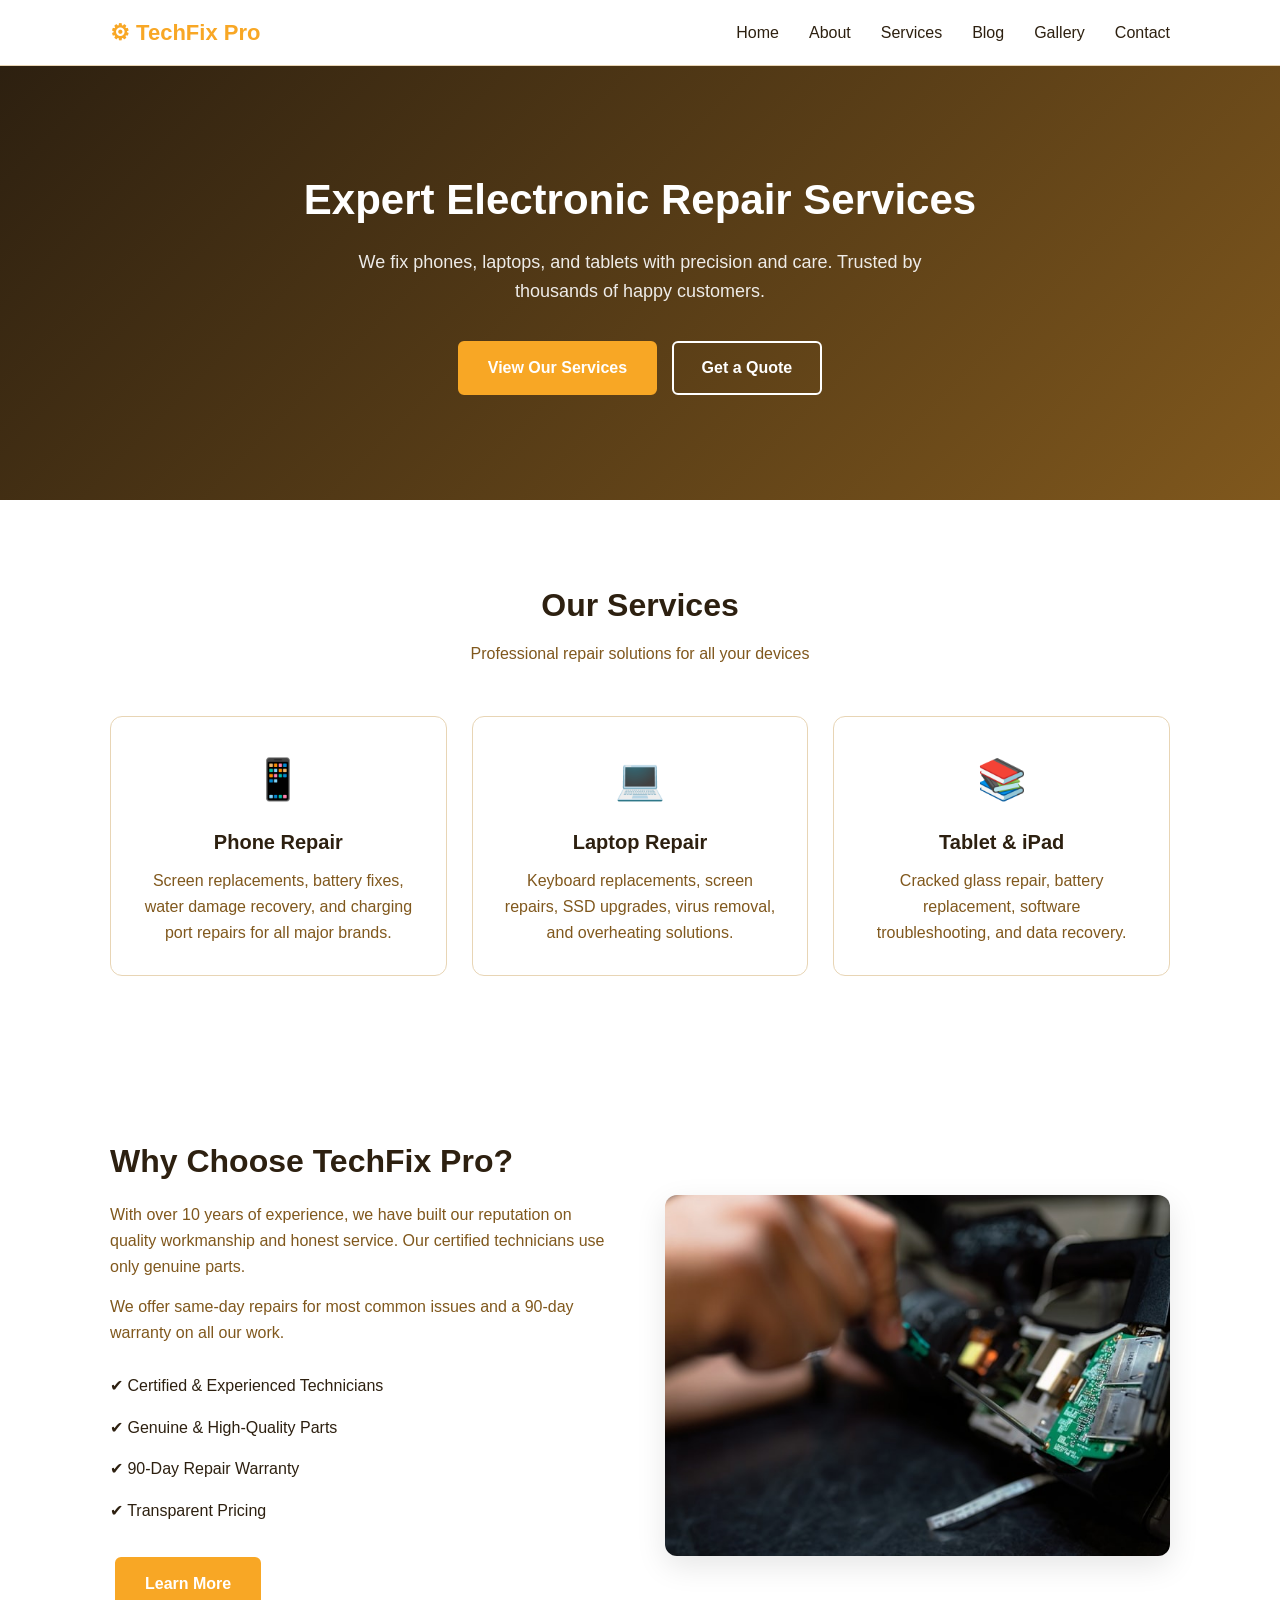
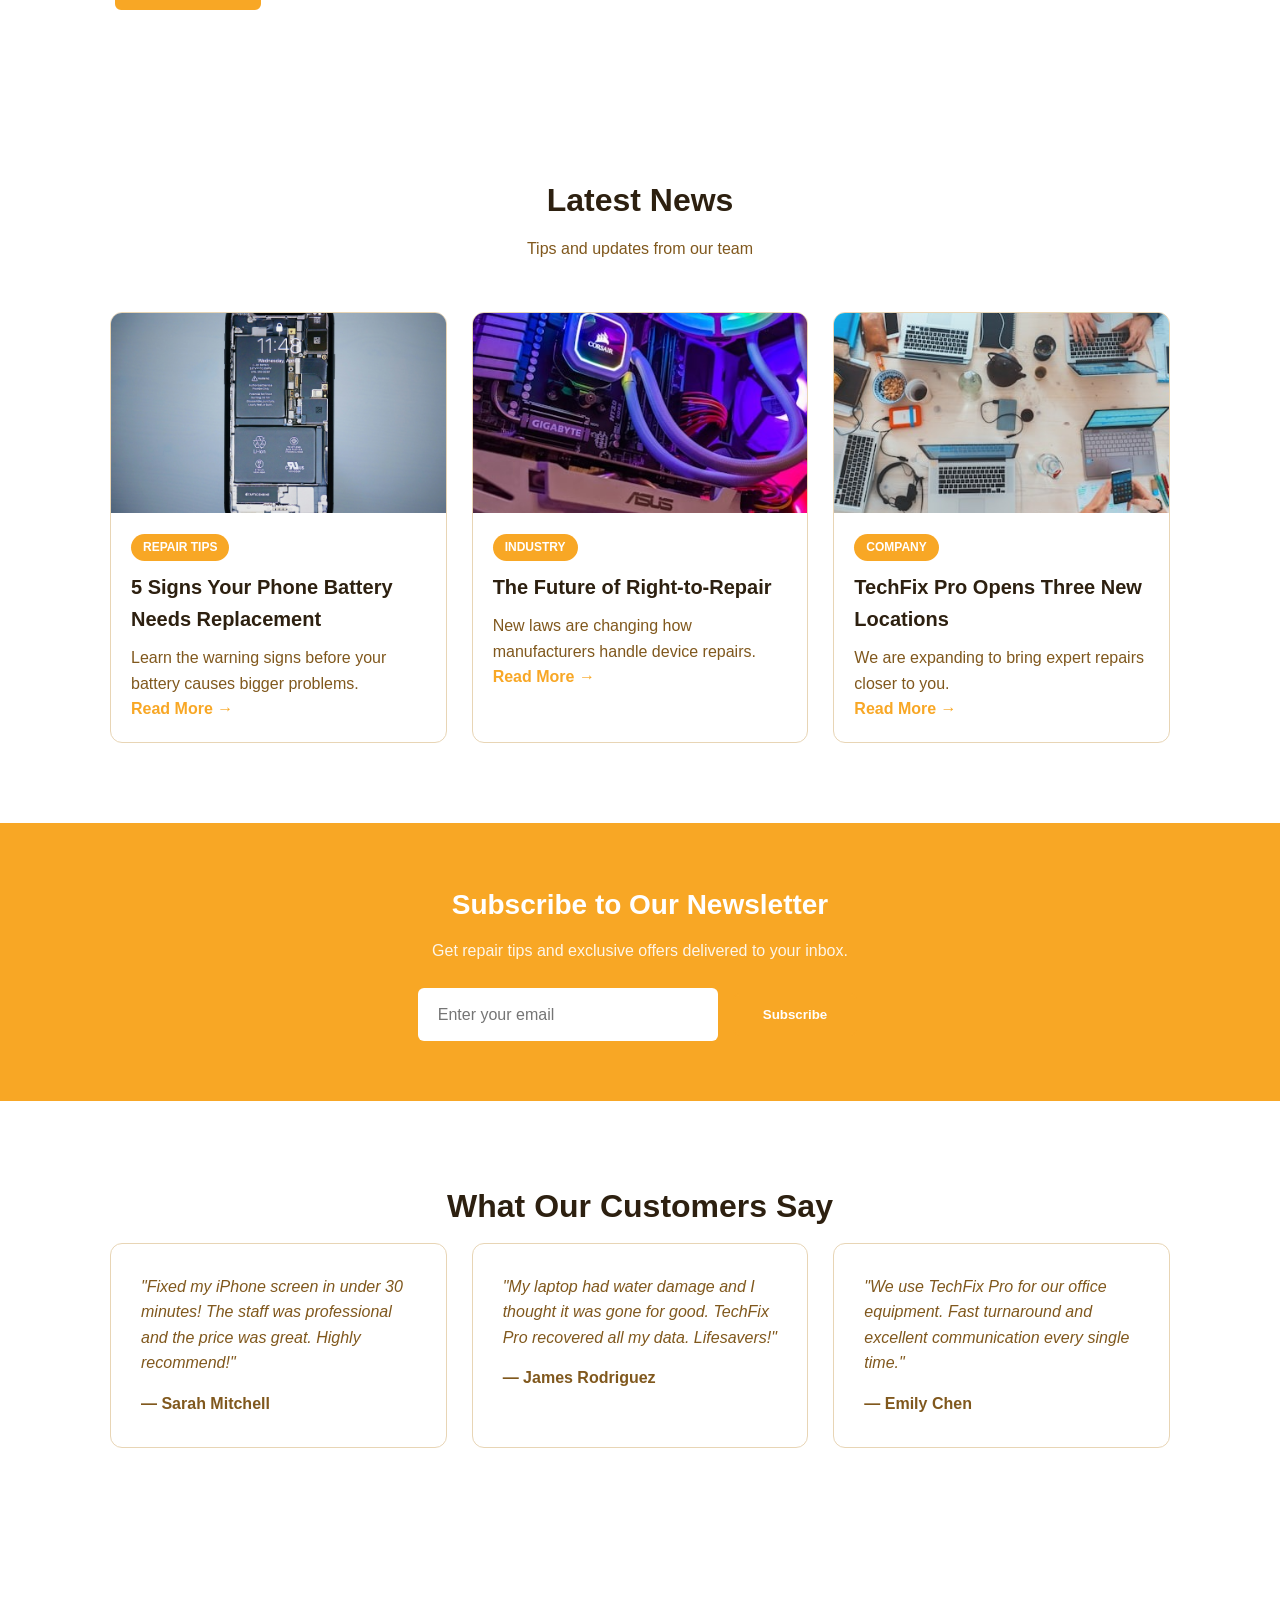
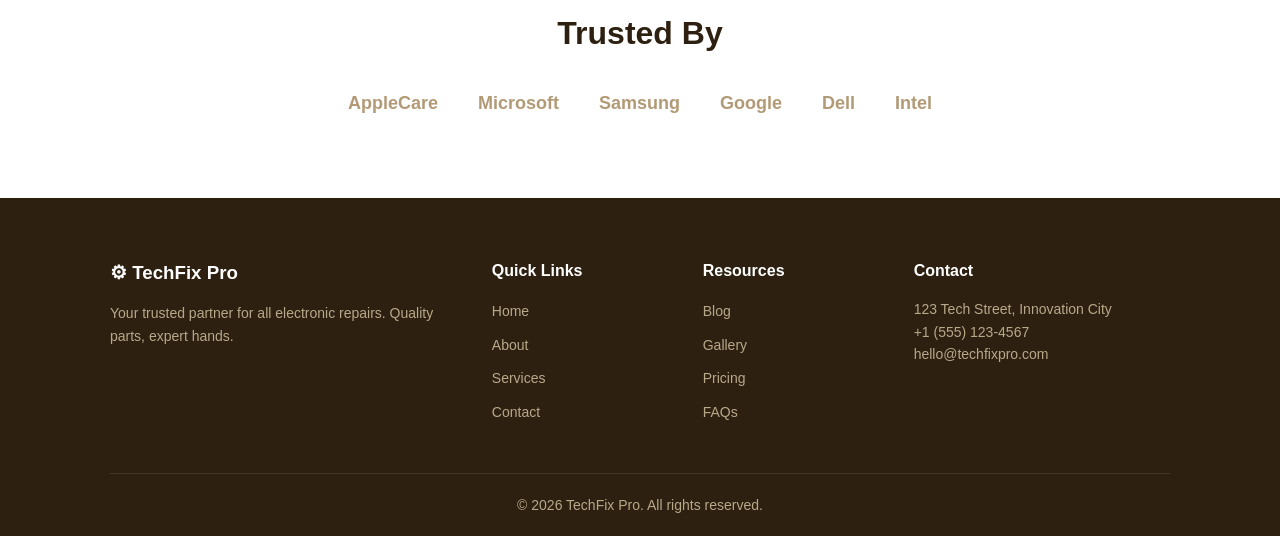
<file: ART277-FINAL-PROJECT/Index.html>
<!DOCTYPE html>
<html lang="en">

<head>
    <meta charset="UTF-8">
    <meta name="viewport" content="width=device-width, initial-scale=1.0">
    <title>TechFix Pro - Electronic Repair Shop</title>
    <link rel="stylesheet" href="style.css">
</head>

<body>

    <!-- Navigation -->
    <nav class="navbar">
        <div class="container nav-container">
            <a href="index.html" class="logo">&#9881; TechFix Pro</a>
            <ul class="nav-links">
                <li><a href="index.html">Home</a></li>
                <li><a href="about.html">About</a></li>
                <li><a href="services.html">Services</a></li>
                <li><a href="blog.html">Blog</a></li>
                <li><a href="gallery.html">Gallery</a></li>
                <li><a href="contact.html">Contact</a></li>
            </ul>
        </div>
    </nav>

    <!-- Hero Section -->
    <header class="hero">
        <div class="container">
            <h1>Expert Electronic Repair Services</h1>
            <p>We fix phones, laptops, and tablets with precision and care. Trusted by thousands of happy customers.</p>
            <a href="services.html" class="btn">View Our Services</a>
            <a href="contact.html" class="btn btn-outline">Get a Quote</a>
        </div>
    </header>

    <!-- Services Section -->
    <section class="section services">
        <div class="container">
            <h2 class="section-title">Our Services</h2>
            <p class="section-subtitle">Professional repair solutions for all your devices</p>

            <div class="card-grid three-col">
                <div class="card">
                    <div class="card-icon">&#128241;</div>
                    <h3>Phone Repair</h3>
                    <p>Screen replacements, battery fixes, water damage recovery, and charging port repairs for all
                        major brands.</p>
                </div>
                <div class="card">
                    <div class="card-icon">&#128187;</div>
                    <h3>Laptop Repair</h3>
                    <p>Keyboard replacements, screen repairs, SSD upgrades, virus removal, and overheating solutions.
                    </p>
                </div>
                <div class="card">
                    <div class="card-icon">&#128218;</div>
                    <h3>Tablet & iPad</h3>
                    <p>Cracked glass repair, battery replacement, software troubleshooting, and data recovery.</p>
                </div>
            </div>
        </div>
    </section>

    <!-- About Section -->
    <section class="section about-section">
        <div class="container">
            <div class="two-col">
                <div class="about-text">
                    <h2>Why Choose TechFix Pro?</h2>
                    <p>With over 10 years of experience, we have built our reputation on quality workmanship and honest
                        service. Our certified technicians use only genuine parts.</p>
                    <p>We offer same-day repairs for most common issues and a 90-day warranty on all our work.</p>
                    <ul class="feature-list">
                        <li>&#10004; Certified & Experienced Technicians</li>
                        <li>&#10004; Genuine & High-Quality Parts</li>
                        <li>&#10004; 90-Day Repair Warranty</li>
                        <li>&#10004; Transparent Pricing</li>
                    </ul>
                    <a href="about.html" class="btn">Learn More</a>
                </div>
                <div class="about-image">
                    <img src="img/sas.jpeg" alt="Technician repairing a device">
                </div>
            </div>
        </div>
    </section>

    <!-- Latest News -->
    <section class="section">
        <div class="container">
            <h2 class="section-title">Latest News</h2>
            <p class="section-subtitle">Tips and updates from our team</p>

            <div class="card-grid three-col">
                <article class="card news-card">
                    <img src="img/lo.jpeg" alt="Phone battery">
                    <div class="card-body">
                        <span class="tag">Repair Tips</span>
                        <h3>5 Signs Your Phone Battery Needs Replacement</h3>
                        <p>Learn the warning signs before your battery causes bigger problems.</p>
                        <a href="blog.html">Read More &rarr;</a>
                    </div>
                </article>
                <article class="card news-card">
                    <img src="img/kl.jpeg" alt="Laptop repair">
                    <div class="card-body">
                        <span class="tag">Industry</span>
                        <h3>The Future of Right-to-Repair</h3>
                        <p>New laws are changing how manufacturers handle device repairs.</p>
                        <a href="blog.html">Read More &rarr;</a>
                    </div>
                </article>
                <article class="card news-card">
                    <img src="img/ok.jpeg" alt="Tech team">
                    <div class="card-body">
                        <span class="tag">Company</span>
                        <h3>TechFix Pro Opens Three New Locations</h3>
                        <p>We are expanding to bring expert repairs closer to you.</p>
                        <a href="blog.html">Read More &rarr;</a>
                    </div>
                </article>
            </div>
        </div>
    </section>

    <!-- Newsletter -->
    <section class="newsletter">
        <div class="container">
            <h2>Subscribe to Our Newsletter</h2>
            <p>Get repair tips and exclusive offers delivered to your inbox.</p>
            <form action="#" method="post">
                <input type="email" placeholder="Enter your email" required>
                <button type="submit" class="btn">Subscribe</button>
            </form>
        </div>
    </section>

    <!-- Testimonials -->
    <section class="section testimonials">
        <div class="container">
            <h2 class="section-title">What Our Customers Say</h2>

            <div class="card-grid three-col">
                <div class="card testimonial-card">
                    <p class="quote">"Fixed my iPhone screen in under 30 minutes! The staff was professional and the
                        price was great. Highly recommend!"</p>
                    <p class="author">&mdash; Sarah Mitchell</p>
                </div>
                <div class="card testimonial-card">
                    <p class="quote">"My laptop had water damage and I thought it was gone for good. TechFix Pro
                        recovered all my data. Lifesavers!"</p>
                    <p class="author">&mdash; James Rodriguez</p>
                </div>
                <div class="card testimonial-card">
                    <p class="quote">"We use TechFix Pro for our office equipment. Fast turnaround and excellent
                        communication every single time."</p>
                    <p class="author">&mdash; Emily Chen</p>
                </div>
            </div>
        </div>
    </section>

    <!-- Clients -->
    <section class="section clients">
        <div class="container">
            <h2 class="section-title">Trusted By</h2>
            <div class="client-logos">
                <span>AppleCare</span>
                <span>Microsoft</span>
                <span>Samsung</span>
                <span>Google</span>
                <span>Dell</span>
                <span>Intel</span>
            </div>
        </div>
    </section>

    <!-- Footer -->
    <footer class="footer">
        <div class="container">
            <div class="footer-grid">
                <div class="footer-brand">
                    <h3>&#9881; TechFix Pro</h3>
                    <p>Your trusted partner for all electronic repairs. Quality parts, expert hands.</p>
                </div>
                <div class="footer-links">
                    <h4>Quick Links</h4>
                    <ul>
                        <li><a href="index.html">Home</a></li>
                        <li><a href="about.html">About</a></li>
                        <li><a href="services.html">Services</a></li>
                        <li><a href="contact.html">Contact</a></li>
                    </ul>
                </div>
                <div class="footer-links">
                    <h4>Resources</h4>
                    <ul>
                        <li><a href="blog.html">Blog</a></li>
                        <li><a href="gallery.html">Gallery</a></li>
                        <li><a href="services.html">Pricing</a></li>
                        <li><a href="contact.html">FAQs</a></li>
                    </ul>
                </div>
                <div class="footer-contact">
                    <h4>Contact</h4>
                    <p>123 Tech Street, Innovation City</p>
                    <p>+1 (555) 123-4567</p>
                    <p>hello@techfixpro.com</p>
                </div>
            </div>
            <div class="footer-bottom">
                <p>&copy; 2026 TechFix Pro. All rights reserved.</p>
            </div>
        </div>
    </footer>

</body>

</html>
</file>
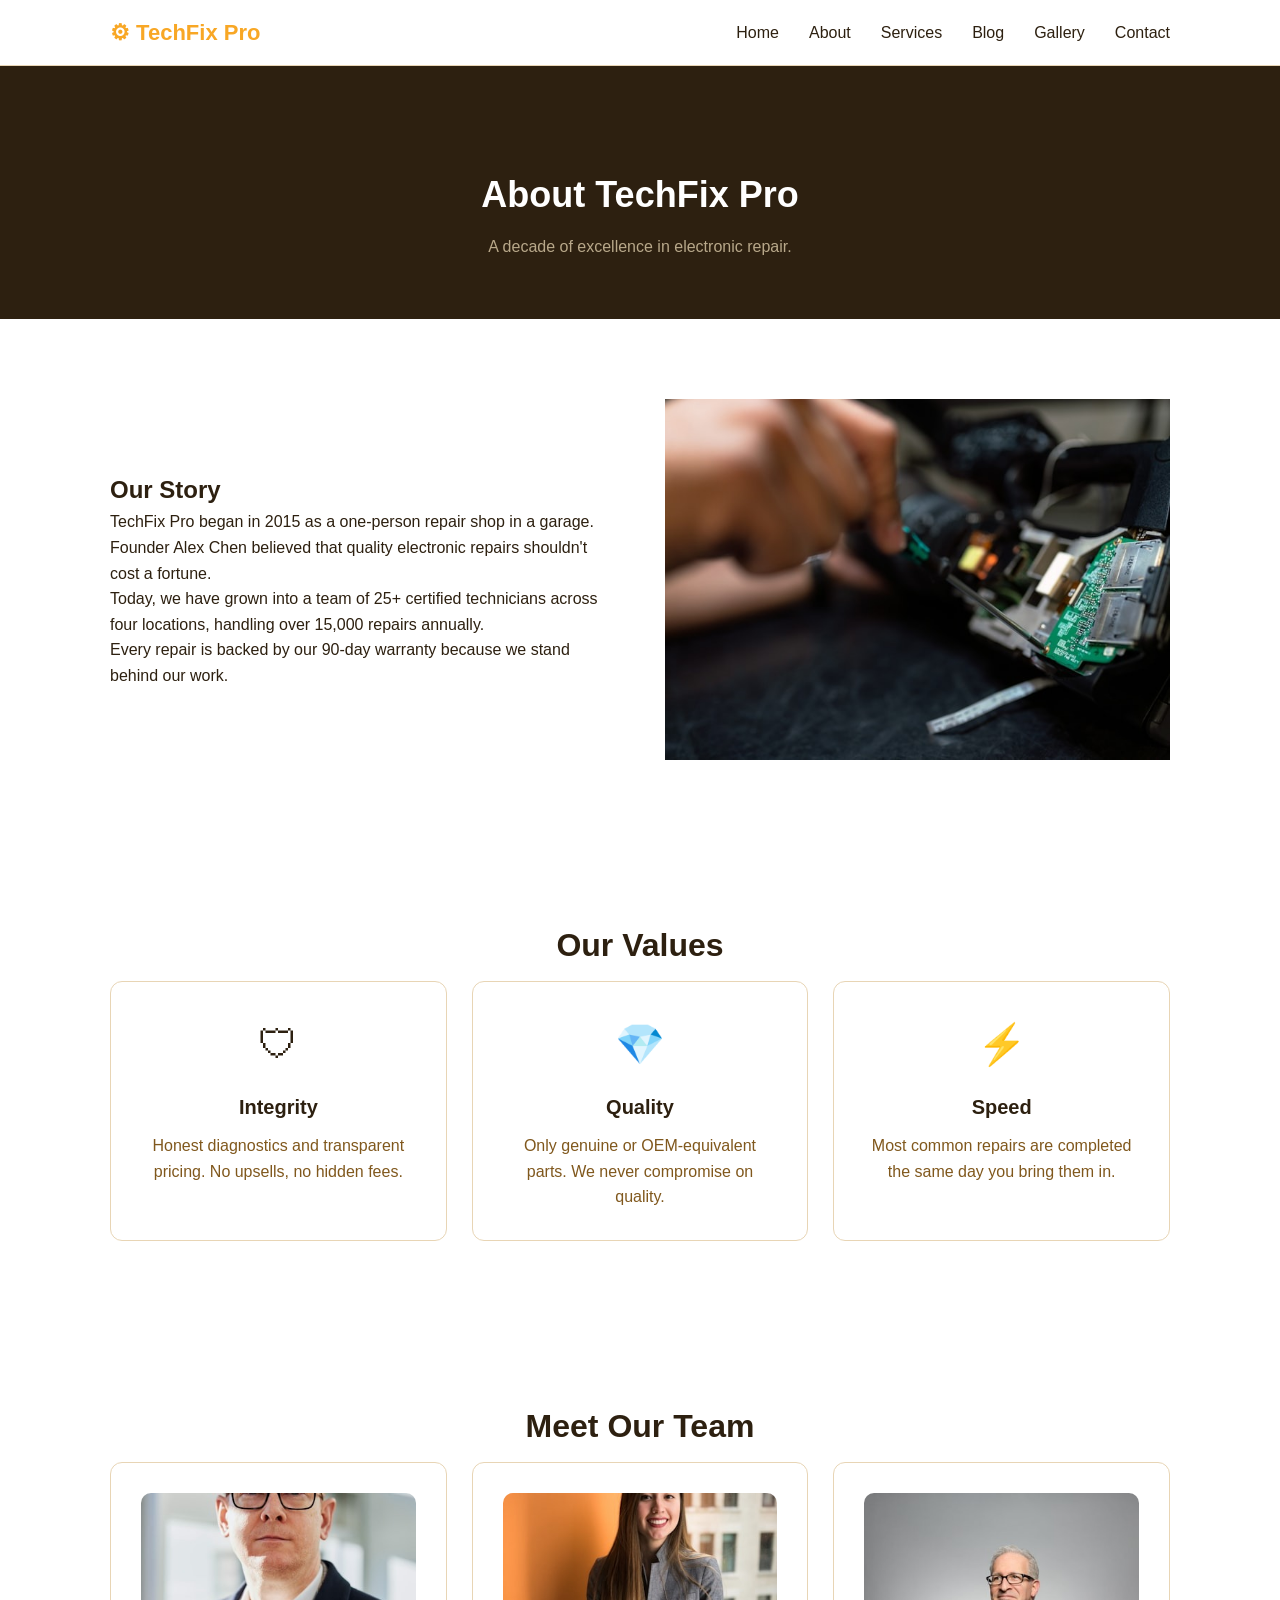
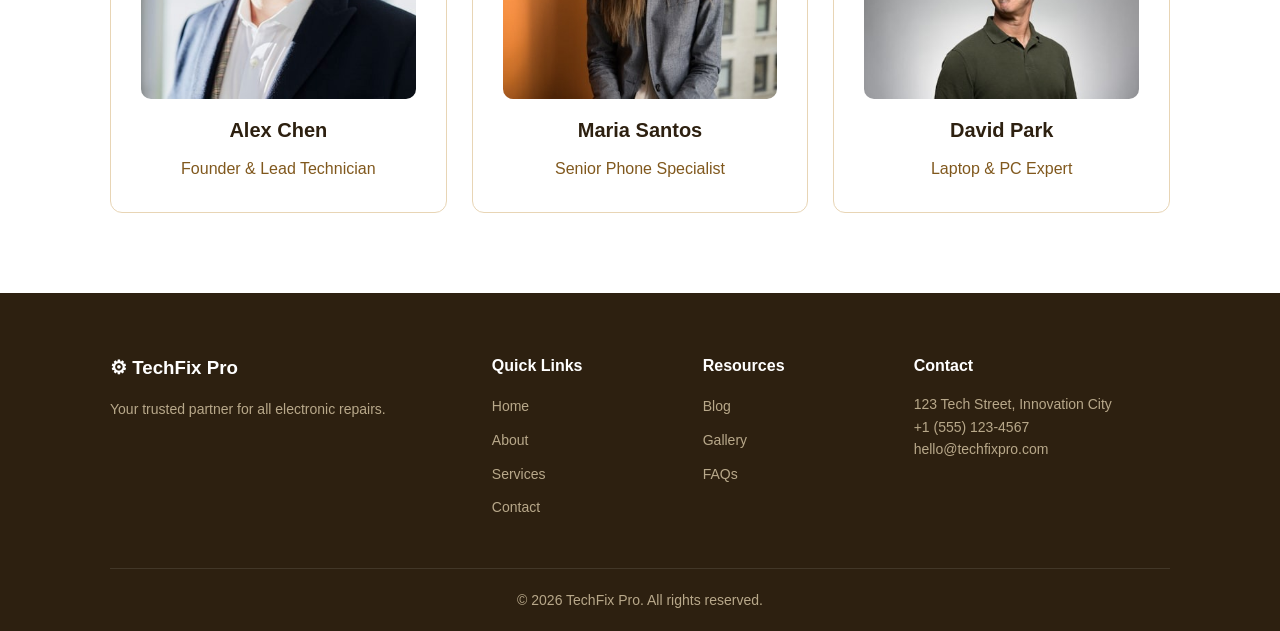
<file: ART277-FINAL-PROJECT/About.html>
<!DOCTYPE html>
<html lang="en">

<head>
    <meta charset="UTF-8">
    <meta name="viewport" content="width=device-width, initial-scale=1.0">
    <title>About Us - TechFix Pro</title>
    <link rel="stylesheet" href="style.css">
</head>

<body>

    <nav class="navbar">
        <div class="container nav-container">
            <a href="index.html" class="logo">&#9881; TechFix Pro</a>
            <ul class="nav-links">
                <li><a href="index.html">Home</a></li>
                <li><a href="about.html">About</a></li>
                <li><a href="services.html">Services</a></li>
                <li><a href="blog.html">Blog</a></li>
                <li><a href="gallery.html">Gallery</a></li>
                <li><a href="contact.html">Contact</a></li>
            </ul>
        </div>
    </nav>

    <header class="page-header">
        <div class="container">
            <h1>About TechFix Pro</h1>
            <p>A decade of excellence in electronic repair.</p>
        </div>
    </header>

    <section class="section">
        <div class="container">
            <div class="two-col">
                <div>
                    <h2>Our Story</h2>
                    <p>TechFix Pro began in 2015 as a one-person repair shop in a garage. Founder Alex Chen believed
                        that quality electronic repairs shouldn't cost a fortune.</p>
                    <p>Today, we have grown into a team of 25+ certified technicians across four locations, handling
                        over 15,000 repairs annually.</p>
                    <p>Every repair is backed by our 90-day warranty because we stand behind our work.</p>
                </div>
                <div>
                    <img src="img/sas.jpeg" alt="Our workshop">
                </div>
            </div>
        </div>
    </section>

    <section class="section" style="background: var(--light-gray);">
        <div class="container">
            <h2 class="section-title">Our Values</h2>
            <div class="card-grid three-col">
                <div class="card">
                    <div class="card-icon">&#128737;</div>
                    <h3>Integrity</h3>
                    <p>Honest diagnostics and transparent pricing. No upsells, no hidden fees.</p>
                </div>
                <div class="card">
                    <div class="card-icon">&#128142;</div>
                    <h3>Quality</h3>
                    <p>Only genuine or OEM-equivalent parts. We never compromise on quality.</p>
                </div>
                <div class="card">
                    <div class="card-icon">&#9889;</div>
                    <h3>Speed</h3>
                    <p>Most common repairs are completed the same day you bring them in.</p>
                </div>
            </div>
        </div>
    </section>

    <section class="section">
        <div class="container">
            <h2 class="section-title">Meet Our Team</h2>
            <div class="card-grid three-col">
                <div class="card">
                    <img src="img/opo.jpeg" alt="Alex Chen" style="border-radius: 10px; margin-bottom: 15px;">
                    <h3>Alex Chen</h3>
                    <p>Founder & Lead Technician</p>
                </div>
                <div class="card">
                    <img src="img/las.jpeg" alt="Maria Santos" style="border-radius: 10px; margin-bottom: 15px;">
                    <h3>Maria Santos</h3>
                    <p>Senior Phone Specialist</p>
                </div>
                <div class="card">
                    <img src="img/er.jpeg" alt="David Park" style="border-radius: 10px; margin-bottom: 15px;">
                    <h3>David Park</h3>
                    <p>Laptop & PC Expert</p>
                </div>
            </div>
        </div>
    </section>

    <footer class="footer">
        <div class="container">
            <div class="footer-grid">
                <div class="footer-brand">
                    <h3>&#9881; TechFix Pro</h3>
                    <p>Your trusted partner for all electronic repairs.</p>
                </div>
                <div class="footer-links">
                    <h4>Quick Links</h4>
                    <ul>
                        <li><a href="index.html">Home</a></li>
                        <li><a href="about.html">About</a></li>
                        <li><a href="services.html">Services</a></li>
                        <li><a href="contact.html">Contact</a></li>
                    </ul>
                </div>
                <div class="footer-links">
                    <h4>Resources</h4>
                    <ul>
                        <li><a href="blog.html">Blog</a></li>
                        <li><a href="gallery.html">Gallery</a></li>
                        <li><a href="contact.html">FAQs</a></li>
                    </ul>
                </div>
                <div class="footer-contact">
                    <h4>Contact</h4>
                    <p>123 Tech Street, Innovation City</p>
                    <p>+1 (555) 123-4567</p>
                    <p>hello@techfixpro.com</p>
                </div>
            </div>
            <div class="footer-bottom">
                <p>&copy; 2026 TechFix Pro. All rights reserved.</p>
            </div>
        </div>
    </footer>

</body>

</html>
</file>
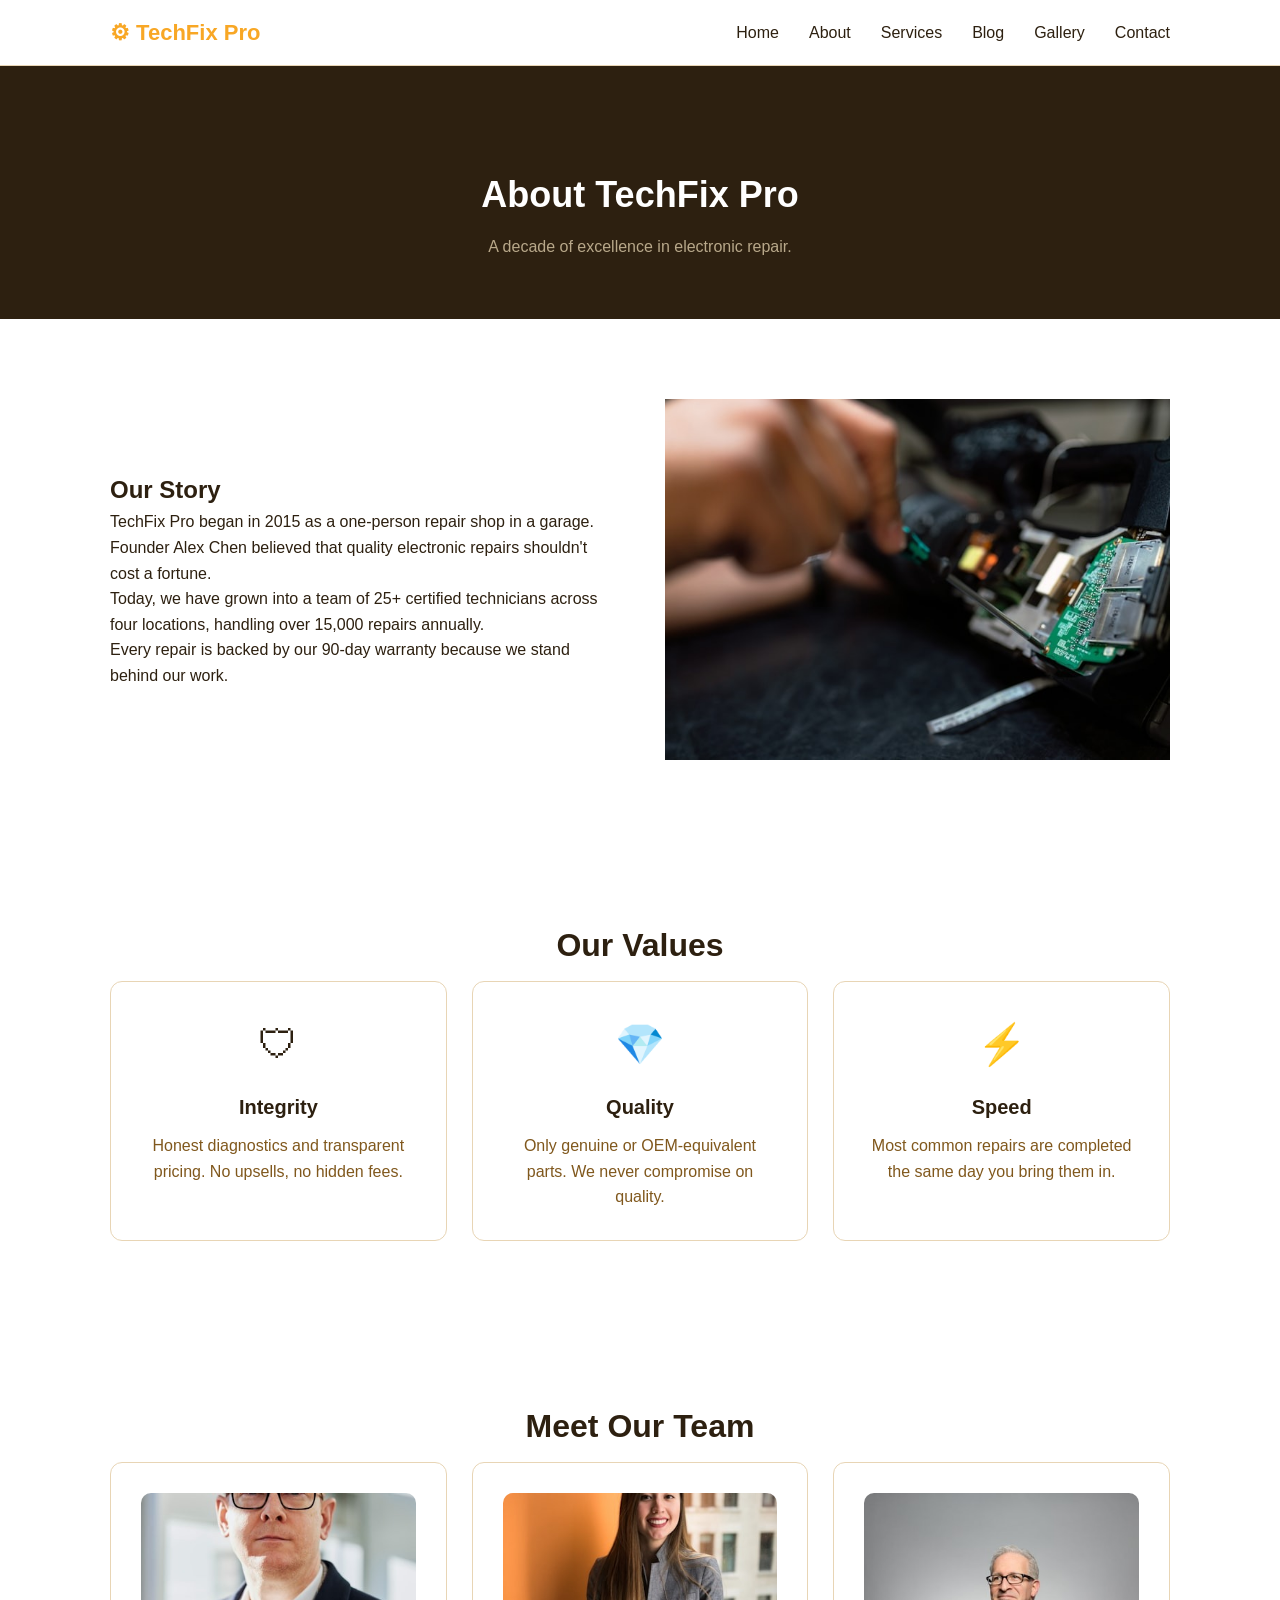
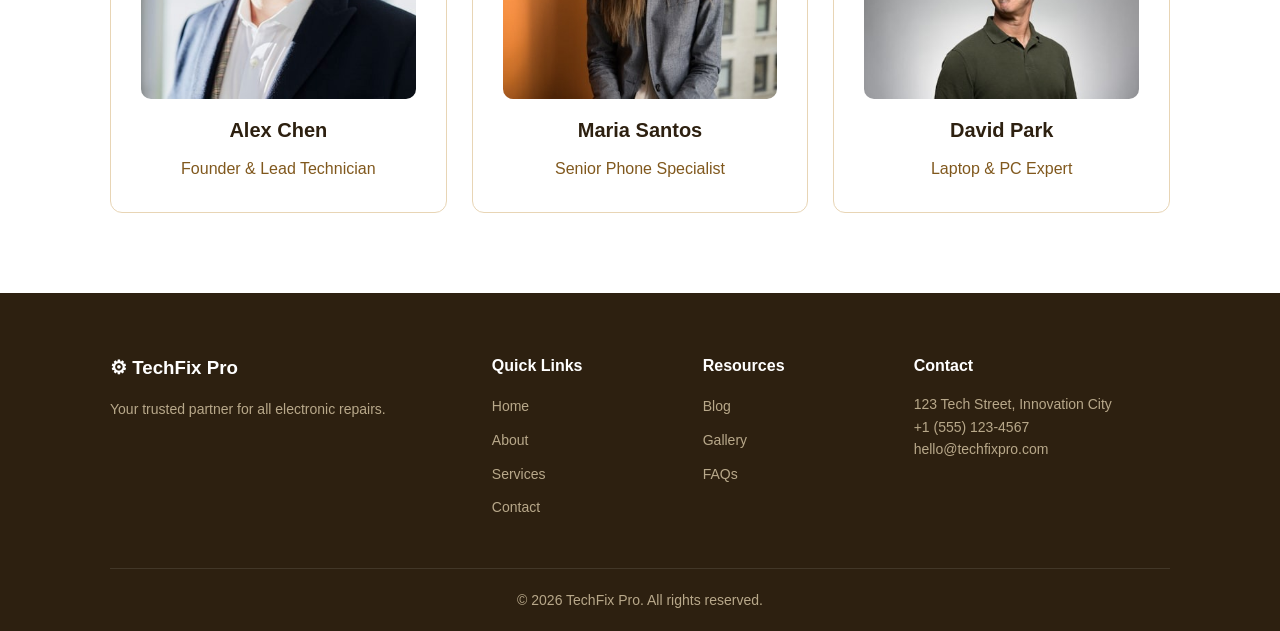
<file: ART277-FINAL-PROJECT/about.html>
<!DOCTYPE html>
<html lang="en">

<head>
    <meta charset="UTF-8">
    <meta name="viewport" content="width=device-width, initial-scale=1.0">
    <title>About Us - TechFix Pro</title>
    <link rel="stylesheet" href="style.css">
</head>

<body>

    <nav class="navbar">
        <div class="container nav-container">
            <a href="index.html" class="logo">&#9881; TechFix Pro</a>
            <ul class="nav-links">
                <li><a href="index.html">Home</a></li>
                <li><a href="about.html">About</a></li>
                <li><a href="services.html">Services</a></li>
                <li><a href="blog.html">Blog</a></li>
                <li><a href="gallery.html">Gallery</a></li>
                <li><a href="contact.html">Contact</a></li>
            </ul>
        </div>
    </nav>

    <header class="page-header">
        <div class="container">
            <h1>About TechFix Pro</h1>
            <p>A decade of excellence in electronic repair.</p>
        </div>
    </header>

    <section class="section">
        <div class="container">
            <div class="two-col">
                <div>
                    <h2>Our Story</h2>
                    <p>TechFix Pro began in 2015 as a one-person repair shop in a garage. Founder Alex Chen believed
                        that quality electronic repairs shouldn't cost a fortune.</p>
                    <p>Today, we have grown into a team of 25+ certified technicians across four locations, handling
                        over 15,000 repairs annually.</p>
                    <p>Every repair is backed by our 90-day warranty because we stand behind our work.</p>
                </div>
                <div>
                    <img src="img/sas.jpeg" alt="Our workshop">
                </div>
            </div>
        </div>
    </section>

    <section class="section" style="background: var(--light-gray);">
        <div class="container">
            <h2 class="section-title">Our Values</h2>
            <div class="card-grid three-col">
                <div class="card">
                    <div class="card-icon">&#128737;</div>
                    <h3>Integrity</h3>
                    <p>Honest diagnostics and transparent pricing. No upsells, no hidden fees.</p>
                </div>
                <div class="card">
                    <div class="card-icon">&#128142;</div>
                    <h3>Quality</h3>
                    <p>Only genuine or OEM-equivalent parts. We never compromise on quality.</p>
                </div>
                <div class="card">
                    <div class="card-icon">&#9889;</div>
                    <h3>Speed</h3>
                    <p>Most common repairs are completed the same day you bring them in.</p>
                </div>
            </div>
        </div>
    </section>

    <section class="section">
        <div class="container">
            <h2 class="section-title">Meet Our Team</h2>
            <div class="card-grid three-col">
                <div class="card">
                    <img src="img/opo.jpeg" alt="Alex Chen" style="border-radius: 10px; margin-bottom: 15px;">
                    <h3>Alex Chen</h3>
                    <p>Founder & Lead Technician</p>
                </div>
                <div class="card">
                    <img src="img/las.jpeg" alt="Maria Santos" style="border-radius: 10px; margin-bottom: 15px;">
                    <h3>Maria Santos</h3>
                    <p>Senior Phone Specialist</p>
                </div>
                <div class="card">
                    <img src="img/er.jpeg" alt="David Park" style="border-radius: 10px; margin-bottom: 15px;">
                    <h3>David Park</h3>
                    <p>Laptop & PC Expert</p>
                </div>
            </div>
        </div>
    </section>

    <footer class="footer">
        <div class="container">
            <div class="footer-grid">
                <div class="footer-brand">
                    <h3>&#9881; TechFix Pro</h3>
                    <p>Your trusted partner for all electronic repairs.</p>
                </div>
                <div class="footer-links">
                    <h4>Quick Links</h4>
                    <ul>
                        <li><a href="index.html">Home</a></li>
                        <li><a href="about.html">About</a></li>
                        <li><a href="services.html">Services</a></li>
                        <li><a href="contact.html">Contact</a></li>
                    </ul>
                </div>
                <div class="footer-links">
                    <h4>Resources</h4>
                    <ul>
                        <li><a href="blog.html">Blog</a></li>
                        <li><a href="gallery.html">Gallery</a></li>
                        <li><a href="contact.html">FAQs</a></li>
                    </ul>
                </div>
                <div class="footer-contact">
                    <h4>Contact</h4>
                    <p>123 Tech Street, Innovation City</p>
                    <p>+1 (555) 123-4567</p>
                    <p>hello@techfixpro.com</p>
                </div>
            </div>
            <div class="footer-bottom">
                <p>&copy; 2026 TechFix Pro. All rights reserved.</p>
            </div>
        </div>
    </footer>

</body>

</html>
</file>
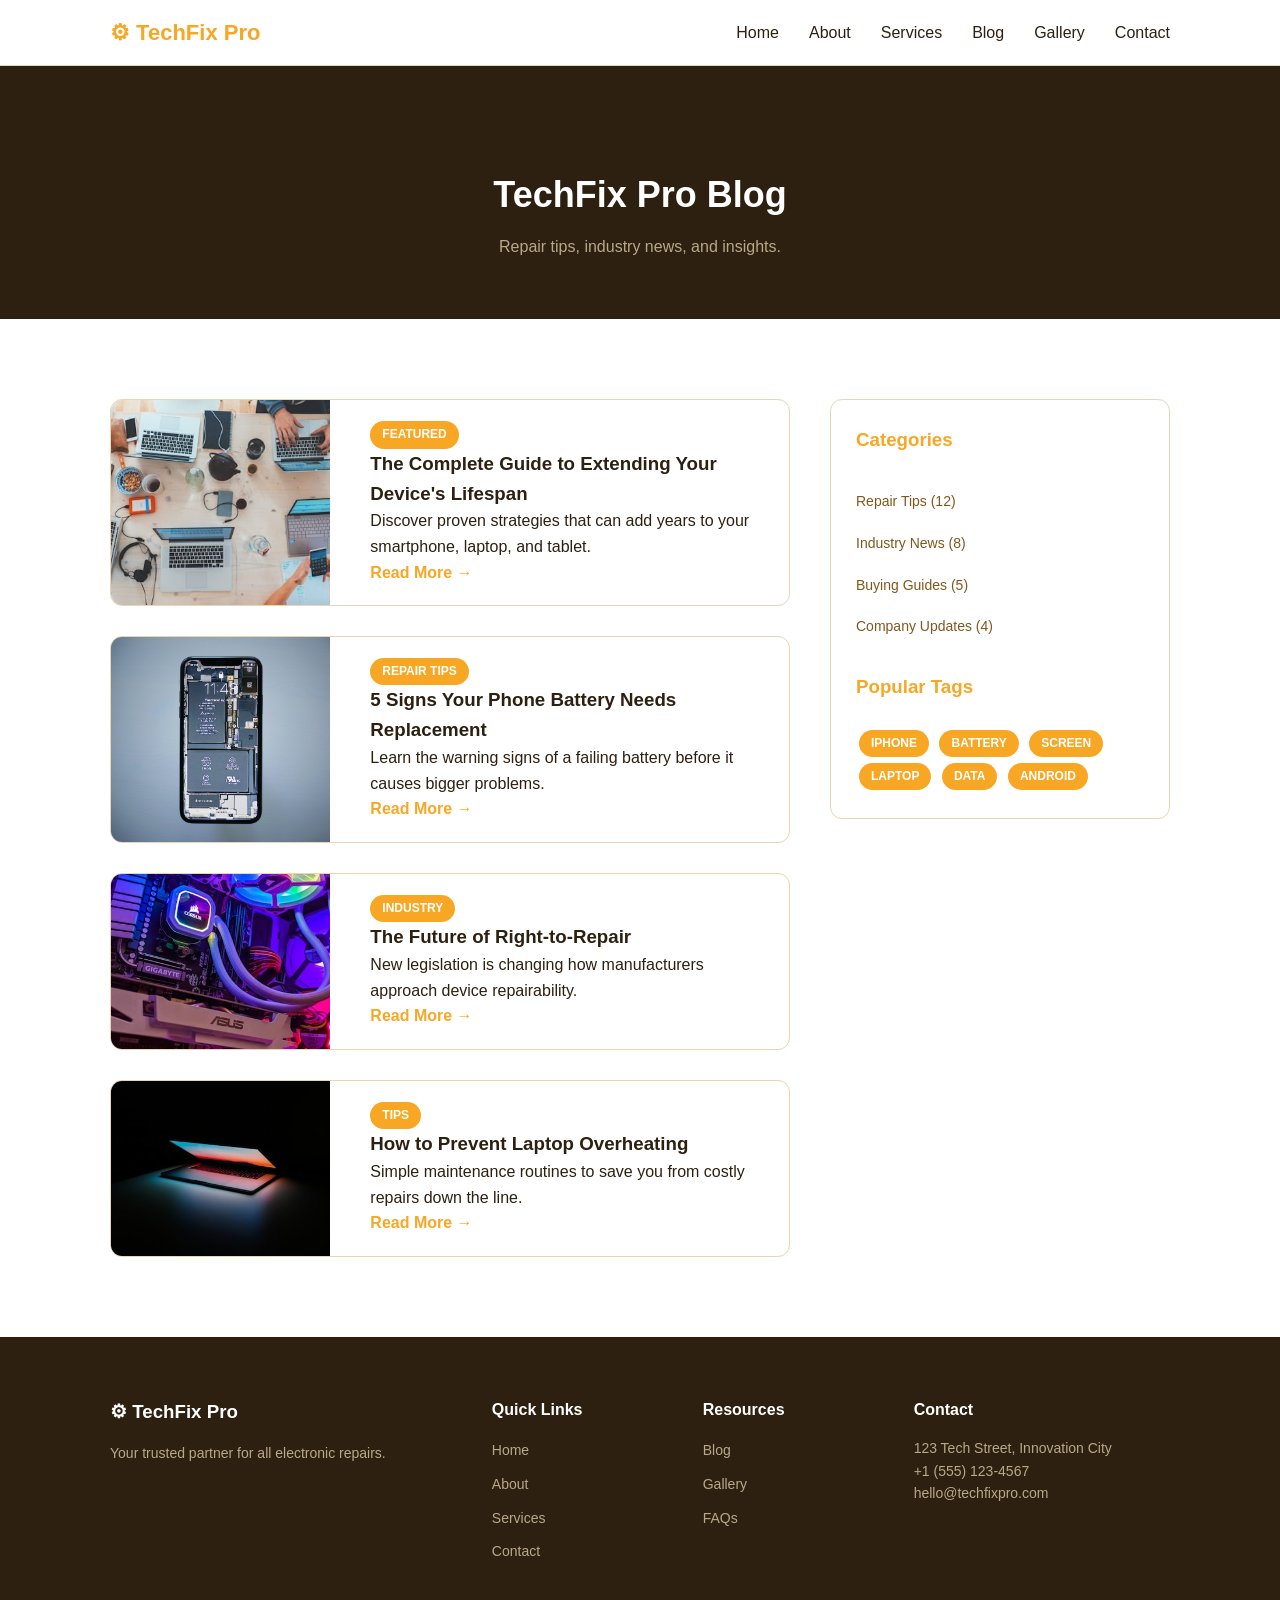
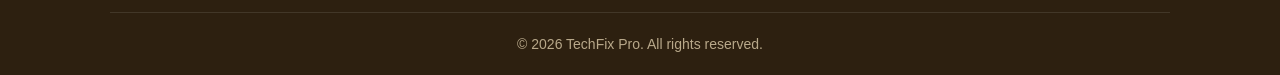
<file: ART277-FINAL-PROJECT/Blog.html>
<!DOCTYPE html>
<html lang="en">

<head>
    <meta charset="UTF-8">
    <meta name="viewport" content="width=device-width, initial-scale=1.0">
    <title>Blog - TechFix Pro</title>
    <link rel="stylesheet" href="style.css">
</head>

<body>

    <nav class="navbar">
        <div class="container nav-container">
            <a href="index.html" class="logo">&#9881; TechFix Pro</a>
            <ul class="nav-links">
                <li><a href="index.html">Home</a></li>
                <li><a href="about.html">About</a></li>
                <li><a href="services.html">Services</a></li>
                <li><a href="blog.html">Blog</a></li>
                <li><a href="gallery.html">Gallery</a></li>
                <li><a href="contact.html">Contact</a></li>
            </ul>
        </div>
    </nav>

    <header class="page-header">
        <div class="container">
            <h1>TechFix Pro Blog</h1>
            <p>Repair tips, industry news, and insights.</p>
        </div>
    </header>

    <section class="section">
        <div class="container">
            <div class="blog-grid">
                <div class="blog-posts">
                    <article class="blog-post">
                        <img src="img/ok.jpeg" alt="Featured post">
                        <div class="blog-post-content">
                            <span class="tag">Featured</span>
                            <h3>The Complete Guide to Extending Your Device's Lifespan</h3>
                            <p>Discover proven strategies that can add years to your smartphone, laptop, and tablet.</p>
                            <a href="#" style="color: var(--primary); font-weight: 600;">Read More &rarr;</a>
                        </div>
                    </article>
                    <article class="blog-post">
                        <img src="img/lo.jpeg" alt="Phone battery">
                        <div class="blog-post-content">
                            <span class="tag">Repair Tips</span>
                            <h3>5 Signs Your Phone Battery Needs Replacement</h3>
                            <p>Learn the warning signs of a failing battery before it causes bigger problems.</p>
                            <a href="#" style="color: var(--primary); font-weight: 600;">Read More &rarr;</a>
                        </div>
                    </article>
                    <article class="blog-post">
                        <img src="img/kl.jpeg" alt="Right to repair">
                        <div class="blog-post-content">
                            <span class="tag">Industry</span>
                            <h3>The Future of Right-to-Repair</h3>
                            <p>New legislation is changing how manufacturers approach device repairability.</p>
                            <a href="#" style="color: var(--primary); font-weight: 600;">Read More &rarr;</a>
                        </div>
                    </article>
                    <article class="blog-post">
                        <img src="img/sa.jpeg" alt="Laptop maintenance">
                        <div class="blog-post-content">
                            <span class="tag">Tips</span>
                            <h3>How to Prevent Laptop Overheating</h3>
                            <p>Simple maintenance routines to save you from costly repairs down the line.</p>
                            <a href="#" style="color: var(--primary); font-weight: 600;">Read More &rarr;</a>
                        </div>
                    </article>
                </div>
                <aside class="sidebar">
                    <h3>Categories</h3>
                    <ul>
                        <li><a href="#">Repair Tips (12)</a></li>
                        <li><a href="#">Industry News (8)</a></li>
                        <li><a href="#">Buying Guides (5)</a></li>
                        <li><a href="#">Company Updates (4)</a></li>
                    </ul>
                    <h3 style="margin-top: 25px;">Popular Tags</h3>
                    <p style="margin-top: 10px;">
                        <span class="tag" style="margin: 3px; display: inline-block;">iPhone</span>
                        <span class="tag" style="margin: 3px; display: inline-block;">Battery</span>
                        <span class="tag" style="margin: 3px; display: inline-block;">Screen</span>
                        <span class="tag" style="margin: 3px; display: inline-block;">Laptop</span>
                        <span class="tag" style="margin: 3px; display: inline-block;">Data</span>
                        <span class="tag" style="margin: 3px; display: inline-block;">Android</span>
                    </p>
                </aside>
            </div>
        </div>
    </section>

    <footer class="footer">
        <div class="container">
            <div class="footer-grid">
                <div class="footer-brand">
                    <h3>&#9881; TechFix Pro</h3>
                    <p>Your trusted partner for all electronic repairs.</p>
                </div>
                <div class="footer-links">
                    <h4>Quick Links</h4>
                    <ul>
                        <li><a href="index.html">Home</a></li>
                        <li><a href="about.html">About</a></li>
                        <li><a href="services.html">Services</a></li>
                        <li><a href="contact.html">Contact</a></li>
                    </ul>
                </div>
                <div class="footer-links">
                    <h4>Resources</h4>
                    <ul>
                        <li><a href="blog.html">Blog</a></li>
                        <li><a href="gallery.html">Gallery</a></li>
                        <li><a href="contact.html">FAQs</a></li>
                    </ul>
                </div>
                <div class="footer-contact">
                    <h4>Contact</h4>
                    <p>123 Tech Street, Innovation City</p>
                    <p>+1 (555) 123-4567</p>
                    <p>hello@techfixpro.com</p>
                </div>
            </div>
            <div class="footer-bottom">
                <p>&copy; 2026 TechFix Pro. All rights reserved.</p>
            </div>
        </div>
    </footer>

</body>

</html>
</file>
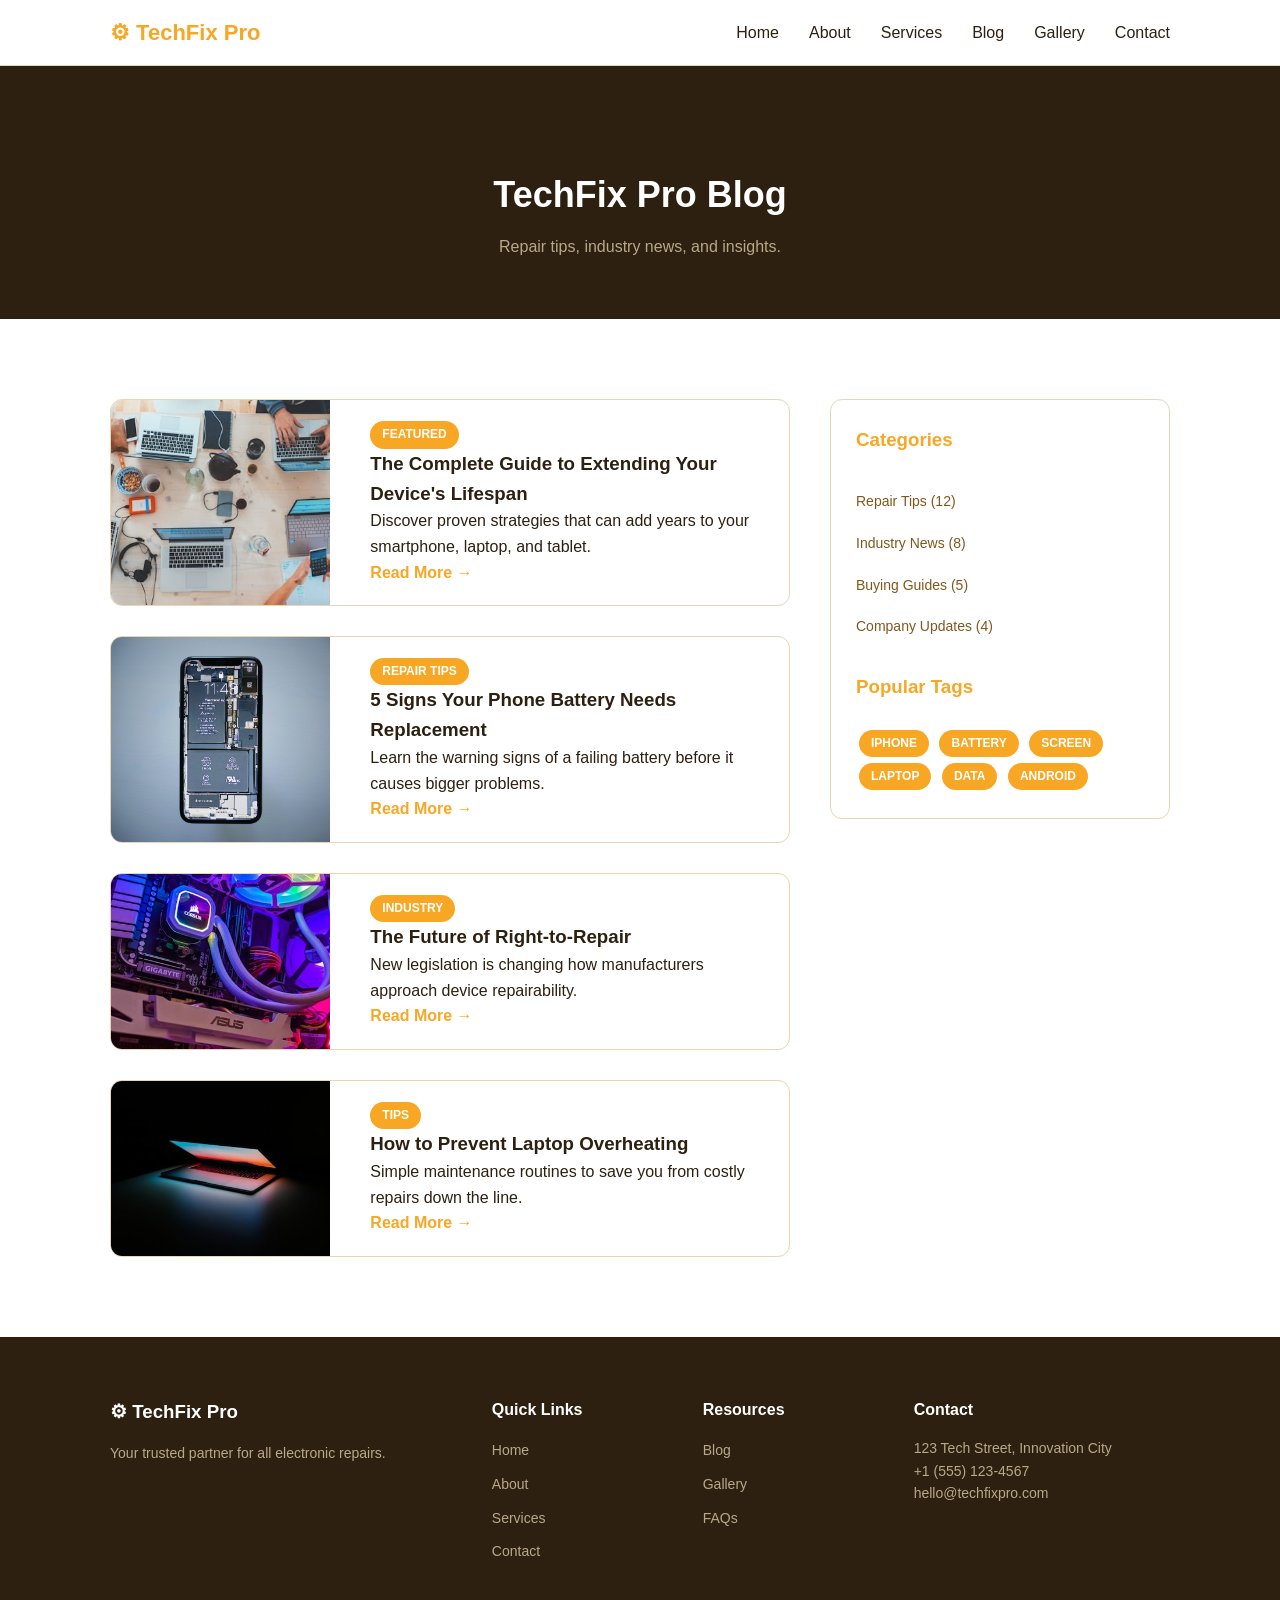
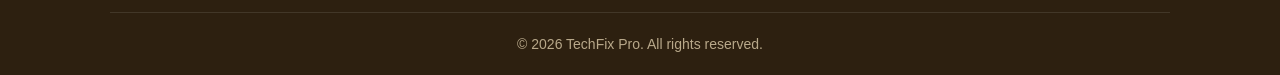
<file: ART277-FINAL-PROJECT/blog.html>
<!DOCTYPE html>
<html lang="en">

<head>
    <meta charset="UTF-8">
    <meta name="viewport" content="width=device-width, initial-scale=1.0">
    <title>Blog - TechFix Pro</title>
    <link rel="stylesheet" href="style.css">
</head>

<body>

    <nav class="navbar">
        <div class="container nav-container">
            <a href="index.html" class="logo">&#9881; TechFix Pro</a>
            <ul class="nav-links">
                <li><a href="index.html">Home</a></li>
                <li><a href="about.html">About</a></li>
                <li><a href="services.html">Services</a></li>
                <li><a href="blog.html">Blog</a></li>
                <li><a href="gallery.html">Gallery</a></li>
                <li><a href="contact.html">Contact</a></li>
            </ul>
        </div>
    </nav>

    <header class="page-header">
        <div class="container">
            <h1>TechFix Pro Blog</h1>
            <p>Repair tips, industry news, and insights.</p>
        </div>
    </header>

    <section class="section">
        <div class="container">
            <div class="blog-grid">
                <div class="blog-posts">
                    <article class="blog-post">
                        <img src="img/ok.jpeg" alt="Featured post">
                        <div class="blog-post-content">
                            <span class="tag">Featured</span>
                            <h3>The Complete Guide to Extending Your Device's Lifespan</h3>
                            <p>Discover proven strategies that can add years to your smartphone, laptop, and tablet.</p>
                            <a href="#" style="color: var(--primary); font-weight: 600;">Read More &rarr;</a>
                        </div>
                    </article>
                    <article class="blog-post">
                        <img src="img/lo.jpeg" alt="Phone battery">
                        <div class="blog-post-content">
                            <span class="tag">Repair Tips</span>
                            <h3>5 Signs Your Phone Battery Needs Replacement</h3>
                            <p>Learn the warning signs of a failing battery before it causes bigger problems.</p>
                            <a href="#" style="color: var(--primary); font-weight: 600;">Read More &rarr;</a>
                        </div>
                    </article>
                    <article class="blog-post">
                        <img src="img/kl.jpeg" alt="Right to repair">
                        <div class="blog-post-content">
                            <span class="tag">Industry</span>
                            <h3>The Future of Right-to-Repair</h3>
                            <p>New legislation is changing how manufacturers approach device repairability.</p>
                            <a href="#" style="color: var(--primary); font-weight: 600;">Read More &rarr;</a>
                        </div>
                    </article>
                    <article class="blog-post">
                        <img src="img/sa.jpeg" alt="Laptop maintenance">
                        <div class="blog-post-content">
                            <span class="tag">Tips</span>
                            <h3>How to Prevent Laptop Overheating</h3>
                            <p>Simple maintenance routines to save you from costly repairs down the line.</p>
                            <a href="#" style="color: var(--primary); font-weight: 600;">Read More &rarr;</a>
                        </div>
                    </article>
                </div>
                <aside class="sidebar">
                    <h3>Categories</h3>
                    <ul>
                        <li><a href="#">Repair Tips (12)</a></li>
                        <li><a href="#">Industry News (8)</a></li>
                        <li><a href="#">Buying Guides (5)</a></li>
                        <li><a href="#">Company Updates (4)</a></li>
                    </ul>
                    <h3 style="margin-top: 25px;">Popular Tags</h3>
                    <p style="margin-top: 10px;">
                        <span class="tag" style="margin: 3px; display: inline-block;">iPhone</span>
                        <span class="tag" style="margin: 3px; display: inline-block;">Battery</span>
                        <span class="tag" style="margin: 3px; display: inline-block;">Screen</span>
                        <span class="tag" style="margin: 3px; display: inline-block;">Laptop</span>
                        <span class="tag" style="margin: 3px; display: inline-block;">Data</span>
                        <span class="tag" style="margin: 3px; display: inline-block;">Android</span>
                    </p>
                </aside>
            </div>
        </div>
    </section>

    <footer class="footer">
        <div class="container">
            <div class="footer-grid">
                <div class="footer-brand">
                    <h3>&#9881; TechFix Pro</h3>
                    <p>Your trusted partner for all electronic repairs.</p>
                </div>
                <div class="footer-links">
                    <h4>Quick Links</h4>
                    <ul>
                        <li><a href="index.html">Home</a></li>
                        <li><a href="about.html">About</a></li>
                        <li><a href="services.html">Services</a></li>
                        <li><a href="contact.html">Contact</a></li>
                    </ul>
                </div>
                <div class="footer-links">
                    <h4>Resources</h4>
                    <ul>
                        <li><a href="blog.html">Blog</a></li>
                        <li><a href="gallery.html">Gallery</a></li>
                        <li><a href="contact.html">FAQs</a></li>
                    </ul>
                </div>
                <div class="footer-contact">
                    <h4>Contact</h4>
                    <p>123 Tech Street, Innovation City</p>
                    <p>+1 (555) 123-4567</p>
                    <p>hello@techfixpro.com</p>
                </div>
            </div>
            <div class="footer-bottom">
                <p>&copy; 2026 TechFix Pro. All rights reserved.</p>
            </div>
        </div>
    </footer>

</body>

</html>
</file>
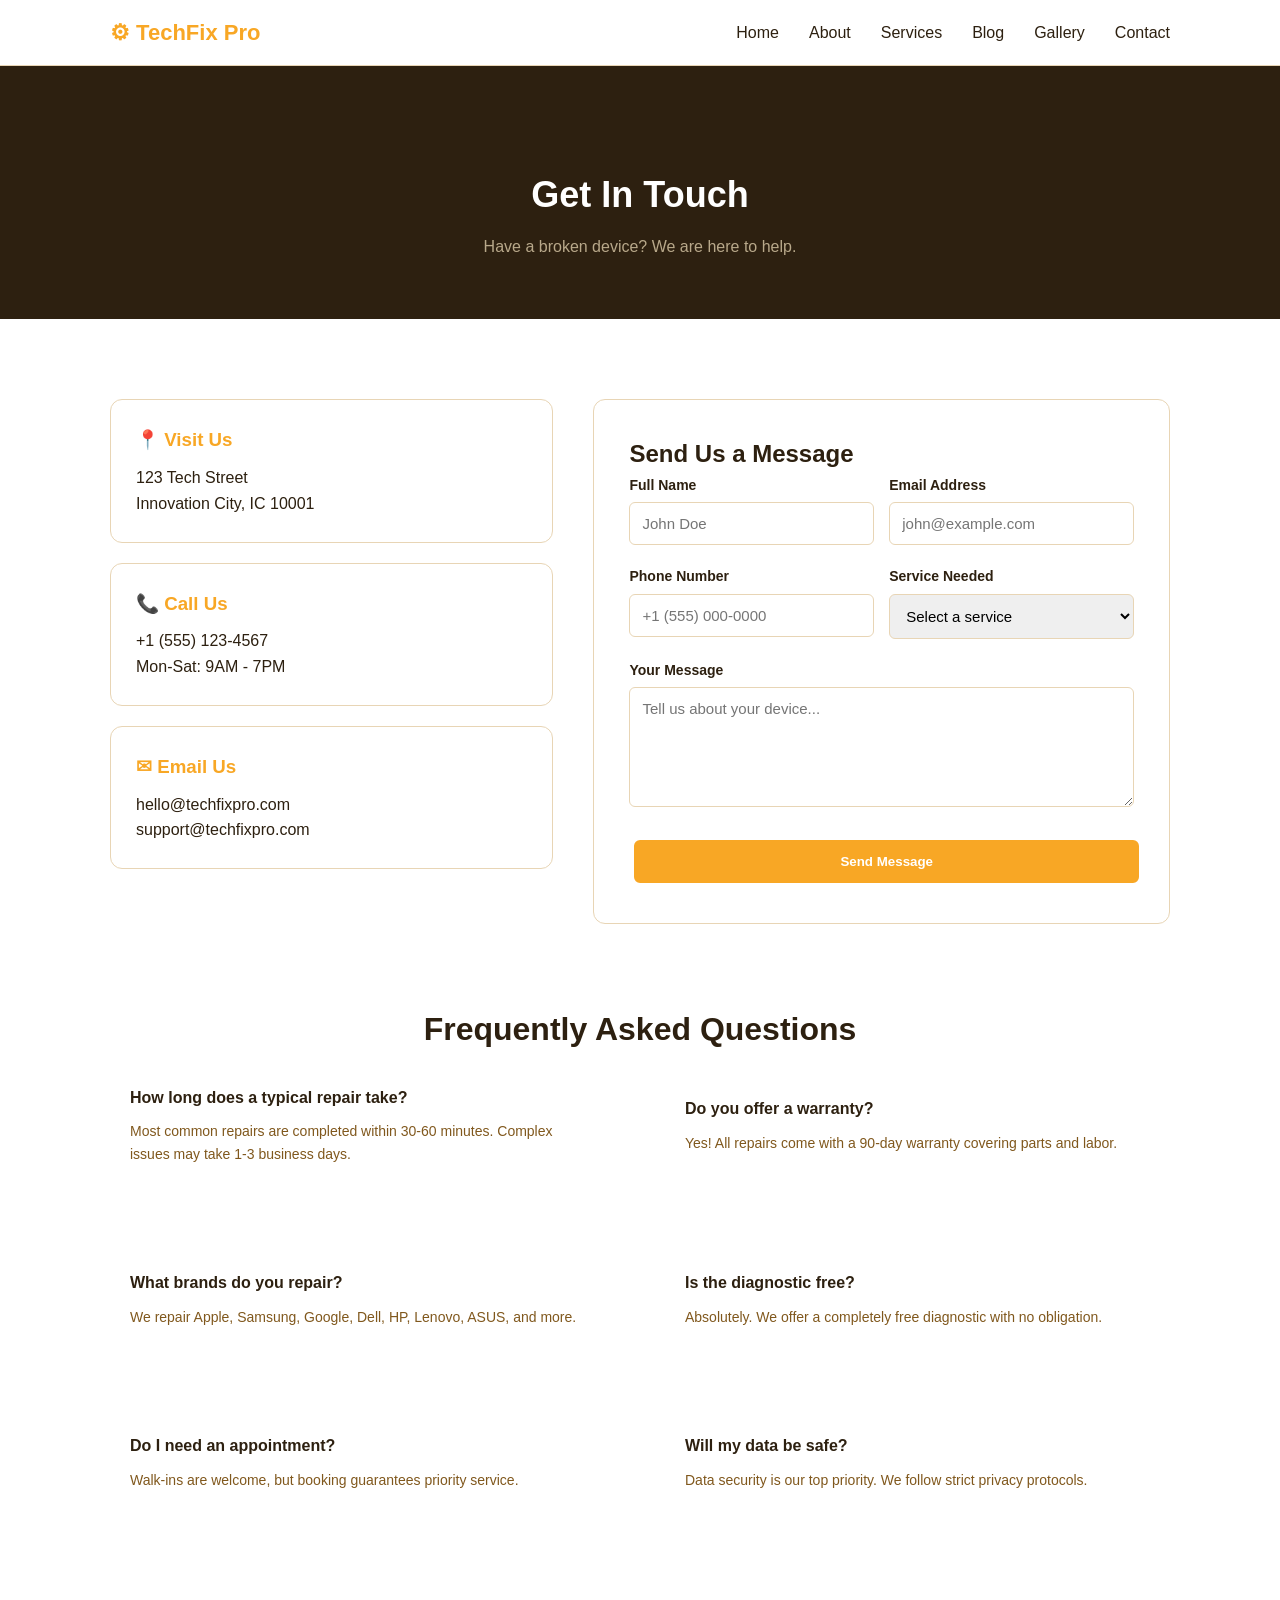
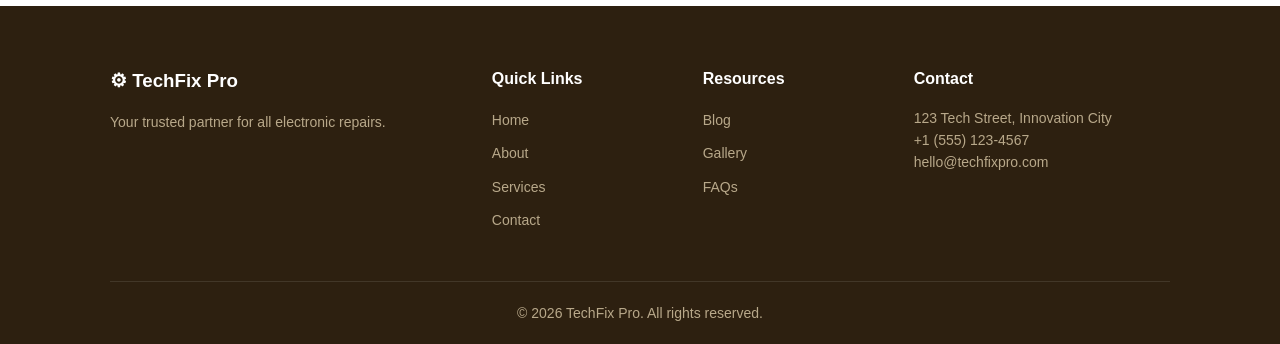
<file: ART277-FINAL-PROJECT/Contact.html>
<!DOCTYPE html>
<html lang="en">

<head>
    <meta charset="UTF-8">
    <meta name="viewport" content="width=device-width, initial-scale=1.0">
    <title>Contact Us - TechFix Pro</title>
    <link rel="stylesheet" href="style.css">
</head>

<body>

    <nav class="navbar">
        <div class="container nav-container">
            <a href="index.html" class="logo">&#9881; TechFix Pro</a>
            <ul class="nav-links">
                <li><a href="index.html">Home</a></li>
                <li><a href="about.html">About</a></li>
                <li><a href="services.html">Services</a></li>
                <li><a href="blog.html">Blog</a></li>
                <li><a href="gallery.html">Gallery</a></li>
                <li><a href="contact.html">Contact</a></li>
            </ul>
        </div>
    </nav>

    <header class="page-header">
        <div class="container">
            <h1>Get In Touch</h1>
            <p>Have a broken device? We are here to help.</p>
        </div>
    </header>

    <section class="section">
        <div class="container">
            <div class="contact-grid">
                <div>
                    <div class="contact-info-box">
                        <h3>&#128205; Visit Us</h3>
                        <p>123 Tech Street<br>Innovation City, IC 10001</p>
                    </div>
                    <div class="contact-info-box">
                        <h3>&#128222; Call Us</h3>
                        <p>+1 (555) 123-4567<br>Mon-Sat: 9AM - 7PM</p>
                    </div>
                    <div class="contact-info-box">
                        <h3>&#9993; Email Us</h3>
                        <p>hello@techfixpro.com<br>support@techfixpro.com</p>
                    </div>
                </div>
                <div class="contact-form">
                    <h2>Send Us a Message</h2>
                    <form action="#" method="post">
                        <div class="form-row">
                            <div class="form-group">
                                <label for="name">Full Name</label>
                                <input type="text" id="name" name="name" placeholder="John Doe" required>
                            </div>
                            <div class="form-group">
                                <label for="email">Email Address</label>
                                <input type="email" id="email" name="email" placeholder="john@example.com" required>
                            </div>
                        </div>
                        <div class="form-row">
                            <div class="form-group">
                                <label for="phone">Phone Number</label>
                                <input type="tel" id="phone" name="phone" placeholder="+1 (555) 000-0000">
                            </div>
                            <div class="form-group">
                                <label for="service">Service Needed</label>
                                <select id="service" name="service" required>
                                    <option value="" disabled selected>Select a service</option>
                                    <option value="phone">Phone Repair</option>
                                    <option value="laptop">Laptop Repair</option>
                                    <option value="tablet">Tablet / iPad Repair</option>
                                    <option value="other">Other / Not Sure</option>
                                </select>
                            </div>
                        </div>
                        <div class="form-group">
                            <label for="message">Your Message</label>
                            <textarea id="message" name="message" placeholder="Tell us about your device..."
                                required></textarea>
                        </div>
                        <button type="submit" class="btn" style="width: 100%;">Send Message</button>
                    </form>
                </div>
            </div>
        </div>
    </section>

    <section class="section" style="background: var(--light-gray); padding-top: 0;">
        <div class="container">
            <h2 class="section-title">Frequently Asked Questions</h2>
            <div class="two-col">
                <div class="faq-item">
                    <h3>How long does a typical repair take?</h3>
                    <p>Most common repairs are completed within 30-60 minutes. Complex issues may take 1-3 business
                        days.</p>
                </div>
                <div class="faq-item">
                    <h3>Do you offer a warranty?</h3>
                    <p>Yes! All repairs come with a 90-day warranty covering parts and labor.</p>
                </div>
                <div class="faq-item">
                    <h3>What brands do you repair?</h3>
                    <p>We repair Apple, Samsung, Google, Dell, HP, Lenovo, ASUS, and more.</p>
                </div>
                <div class="faq-item">
                    <h3>Is the diagnostic free?</h3>
                    <p>Absolutely. We offer a completely free diagnostic with no obligation.</p>
                </div>
                <div class="faq-item">
                    <h3>Do I need an appointment?</h3>
                    <p>Walk-ins are welcome, but booking guarantees priority service.</p>
                </div>
                <div class="faq-item">
                    <h3>Will my data be safe?</h3>
                    <p>Data security is our top priority. We follow strict privacy protocols.</p>
                </div>
            </div>
        </div>
    </section>

    <footer class="footer">
        <div class="container">
            <div class="footer-grid">
                <div class="footer-brand">
                    <h3>&#9881; TechFix Pro</h3>
                    <p>Your trusted partner for all electronic repairs.</p>
                </div>
                <div class="footer-links">
                    <h4>Quick Links</h4>
                    <ul>
                        <li><a href="index.html">Home</a></li>
                        <li><a href="about.html">About</a></li>
                        <li><a href="services.html">Services</a></li>
                        <li><a href="contact.html">Contact</a></li>
                    </ul>
                </div>
                <div class="footer-links">
                    <h4>Resources</h4>
                    <ul>
                        <li><a href="blog.html">Blog</a></li>
                        <li><a href="gallery.html">Gallery</a></li>
                        <li><a href="contact.html">FAQs</a></li>
                    </ul>
                </div>
                <div class="footer-contact">
                    <h4>Contact</h4>
                    <p>123 Tech Street, Innovation City</p>
                    <p>+1 (555) 123-4567</p>
                    <p>hello@techfixpro.com</p>
                </div>
            </div>
            <div class="footer-bottom">
                <p>&copy; 2026 TechFix Pro. All rights reserved.</p>
            </div>
        </div>
    </footer>

</body>

</html>
</file>
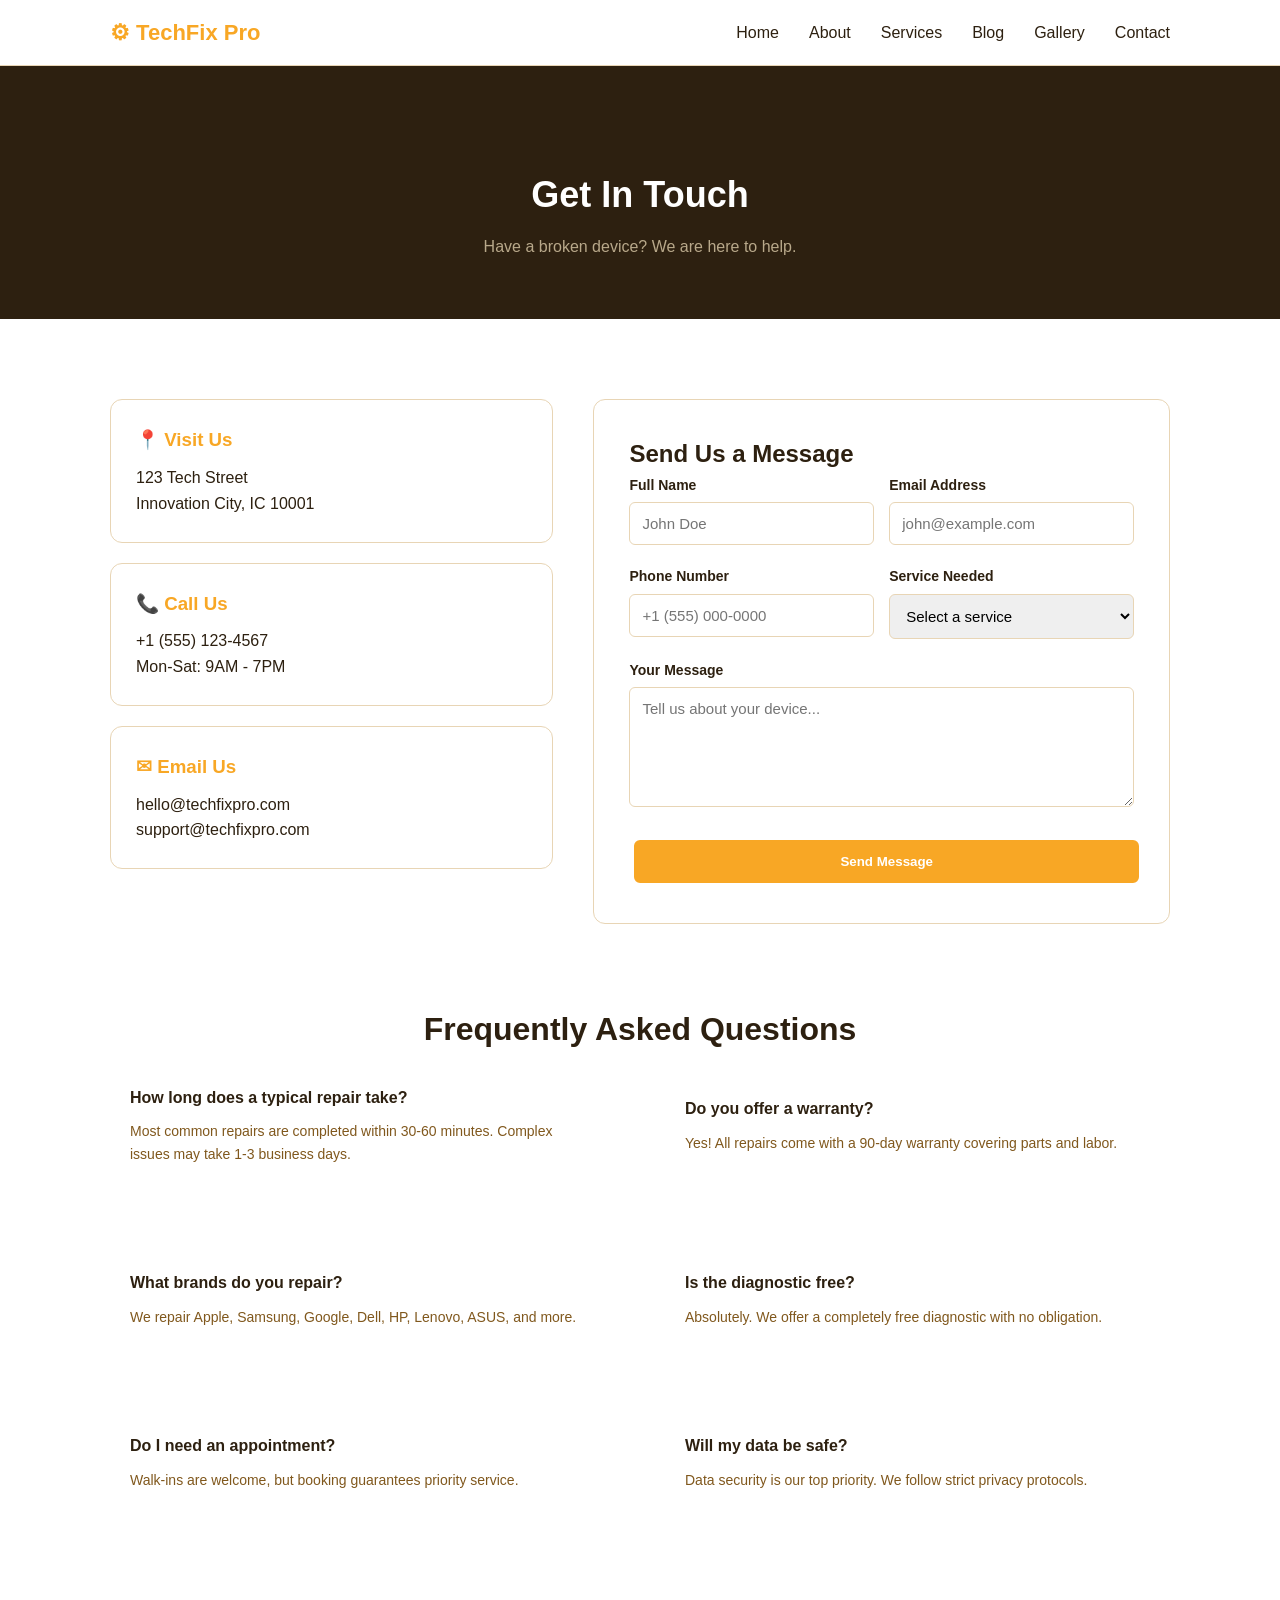
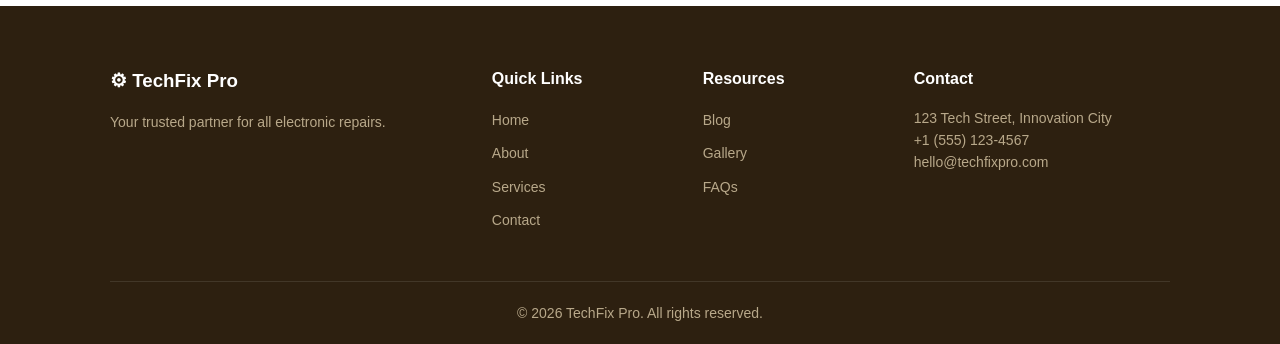
<file: ART277-FINAL-PROJECT/contact.html>
<!DOCTYPE html>
<html lang="en">

<head>
    <meta charset="UTF-8">
    <meta name="viewport" content="width=device-width, initial-scale=1.0">
    <title>Contact Us - TechFix Pro</title>
    <link rel="stylesheet" href="style.css">
</head>

<body>

    <nav class="navbar">
        <div class="container nav-container">
            <a href="index.html" class="logo">&#9881; TechFix Pro</a>
            <ul class="nav-links">
                <li><a href="index.html">Home</a></li>
                <li><a href="about.html">About</a></li>
                <li><a href="services.html">Services</a></li>
                <li><a href="blog.html">Blog</a></li>
                <li><a href="gallery.html">Gallery</a></li>
                <li><a href="contact.html">Contact</a></li>
            </ul>
        </div>
    </nav>

    <header class="page-header">
        <div class="container">
            <h1>Get In Touch</h1>
            <p>Have a broken device? We are here to help.</p>
        </div>
    </header>

    <section class="section">
        <div class="container">
            <div class="contact-grid">
                <div>
                    <div class="contact-info-box">
                        <h3>&#128205; Visit Us</h3>
                        <p>123 Tech Street<br>Innovation City, IC 10001</p>
                    </div>
                    <div class="contact-info-box">
                        <h3>&#128222; Call Us</h3>
                        <p>+1 (555) 123-4567<br>Mon-Sat: 9AM - 7PM</p>
                    </div>
                    <div class="contact-info-box">
                        <h3>&#9993; Email Us</h3>
                        <p>hello@techfixpro.com<br>support@techfixpro.com</p>
                    </div>
                </div>
                <div class="contact-form">
                    <h2>Send Us a Message</h2>
                    <form action="#" method="post">
                        <div class="form-row">
                            <div class="form-group">
                                <label for="name">Full Name</label>
                                <input type="text" id="name" name="name" placeholder="John Doe" required>
                            </div>
                            <div class="form-group">
                                <label for="email">Email Address</label>
                                <input type="email" id="email" name="email" placeholder="john@example.com" required>
                            </div>
                        </div>
                        <div class="form-row">
                            <div class="form-group">
                                <label for="phone">Phone Number</label>
                                <input type="tel" id="phone" name="phone" placeholder="+1 (555) 000-0000">
                            </div>
                            <div class="form-group">
                                <label for="service">Service Needed</label>
                                <select id="service" name="service" required>
                                    <option value="" disabled selected>Select a service</option>
                                    <option value="phone">Phone Repair</option>
                                    <option value="laptop">Laptop Repair</option>
                                    <option value="tablet">Tablet / iPad Repair</option>
                                    <option value="other">Other / Not Sure</option>
                                </select>
                            </div>
                        </div>
                        <div class="form-group">
                            <label for="message">Your Message</label>
                            <textarea id="message" name="message" placeholder="Tell us about your device..."
                                required></textarea>
                        </div>
                        <button type="submit" class="btn" style="width: 100%;">Send Message</button>
                    </form>
                </div>
            </div>
        </div>
    </section>

    <section class="section" style="background: var(--light-gray); padding-top: 0;">
        <div class="container">
            <h2 class="section-title">Frequently Asked Questions</h2>
            <div class="two-col">
                <div class="faq-item">
                    <h3>How long does a typical repair take?</h3>
                    <p>Most common repairs are completed within 30-60 minutes. Complex issues may take 1-3 business
                        days.</p>
                </div>
                <div class="faq-item">
                    <h3>Do you offer a warranty?</h3>
                    <p>Yes! All repairs come with a 90-day warranty covering parts and labor.</p>
                </div>
                <div class="faq-item">
                    <h3>What brands do you repair?</h3>
                    <p>We repair Apple, Samsung, Google, Dell, HP, Lenovo, ASUS, and more.</p>
                </div>
                <div class="faq-item">
                    <h3>Is the diagnostic free?</h3>
                    <p>Absolutely. We offer a completely free diagnostic with no obligation.</p>
                </div>
                <div class="faq-item">
                    <h3>Do I need an appointment?</h3>
                    <p>Walk-ins are welcome, but booking guarantees priority service.</p>
                </div>
                <div class="faq-item">
                    <h3>Will my data be safe?</h3>
                    <p>Data security is our top priority. We follow strict privacy protocols.</p>
                </div>
            </div>
        </div>
    </section>

    <footer class="footer">
        <div class="container">
            <div class="footer-grid">
                <div class="footer-brand">
                    <h3>&#9881; TechFix Pro</h3>
                    <p>Your trusted partner for all electronic repairs.</p>
                </div>
                <div class="footer-links">
                    <h4>Quick Links</h4>
                    <ul>
                        <li><a href="index.html">Home</a></li>
                        <li><a href="about.html">About</a></li>
                        <li><a href="services.html">Services</a></li>
                        <li><a href="contact.html">Contact</a></li>
                    </ul>
                </div>
                <div class="footer-links">
                    <h4>Resources</h4>
                    <ul>
                        <li><a href="blog.html">Blog</a></li>
                        <li><a href="gallery.html">Gallery</a></li>
                        <li><a href="contact.html">FAQs</a></li>
                    </ul>
                </div>
                <div class="footer-contact">
                    <h4>Contact</h4>
                    <p>123 Tech Street, Innovation City</p>
                    <p>+1 (555) 123-4567</p>
                    <p>hello@techfixpro.com</p>
                </div>
            </div>
            <div class="footer-bottom">
                <p>&copy; 2026 TechFix Pro. All rights reserved.</p>
            </div>
        </div>
    </footer>

</body>

</html>
</file>
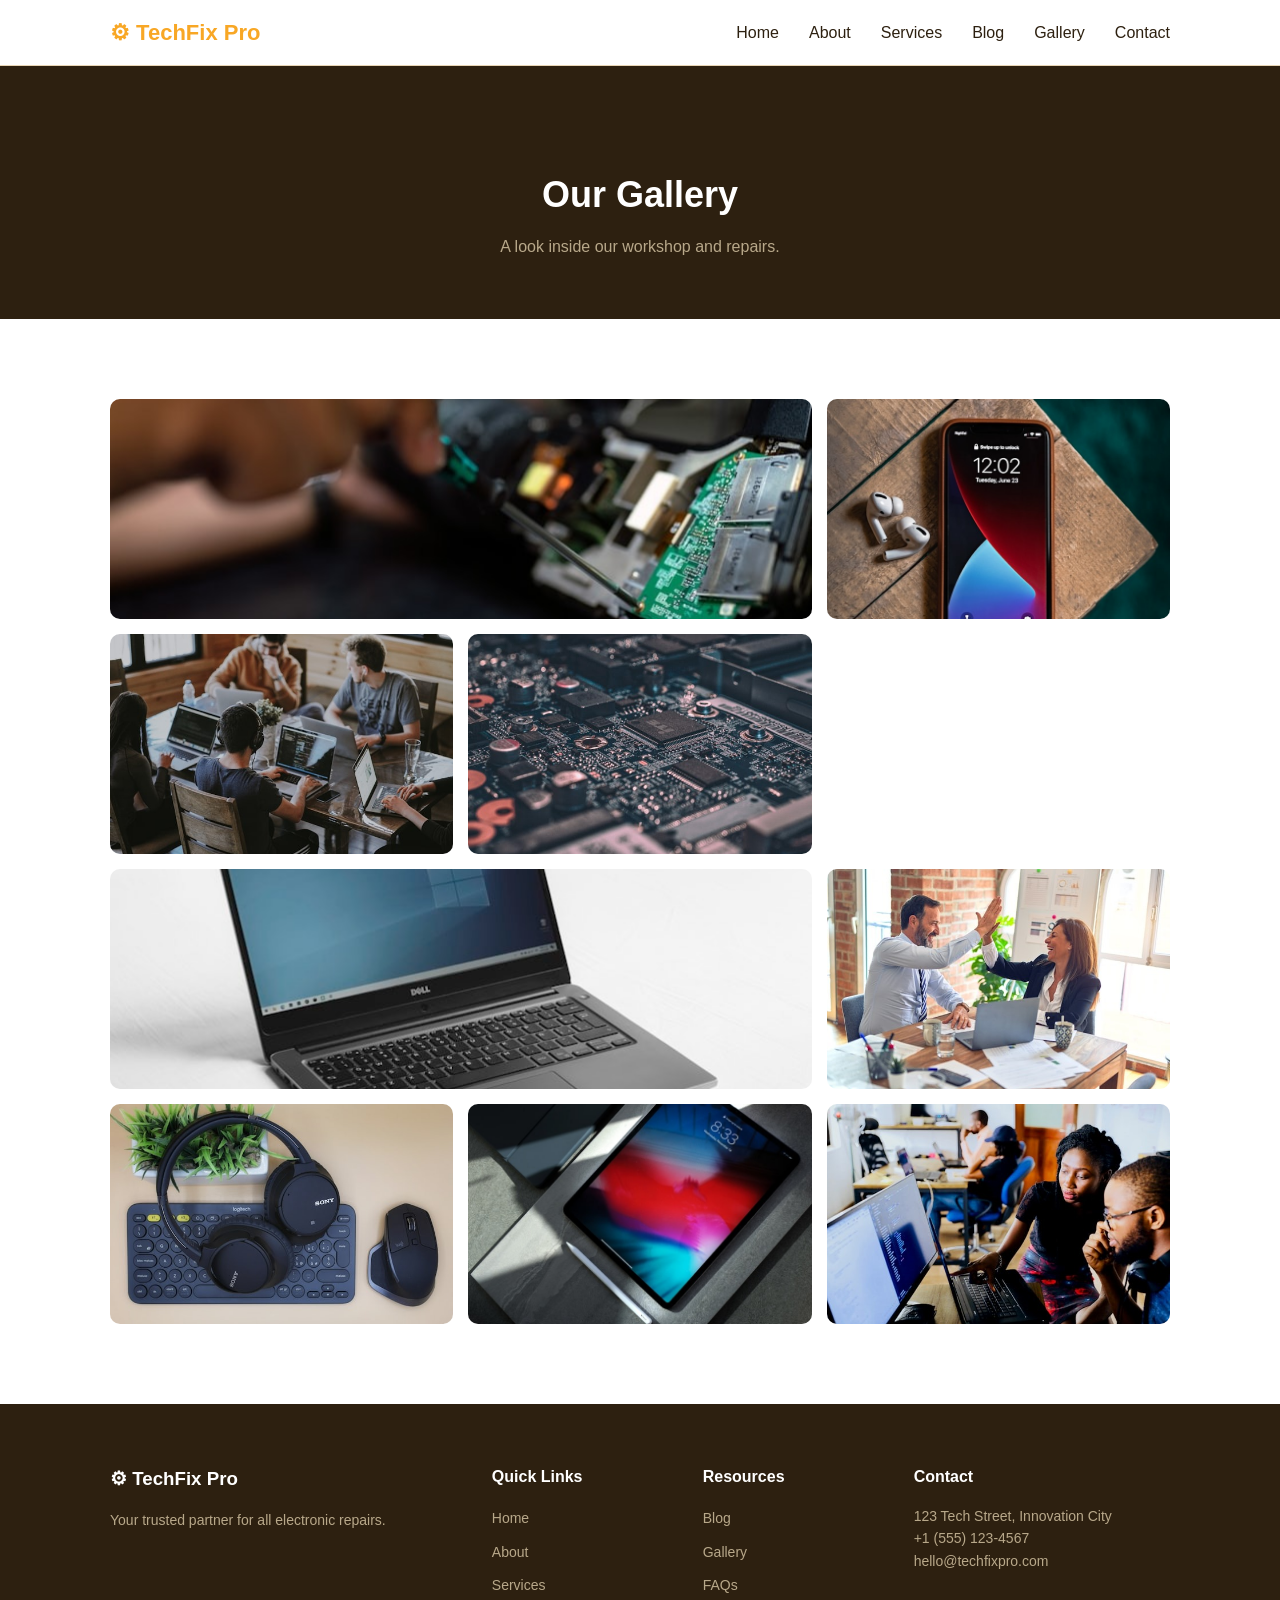
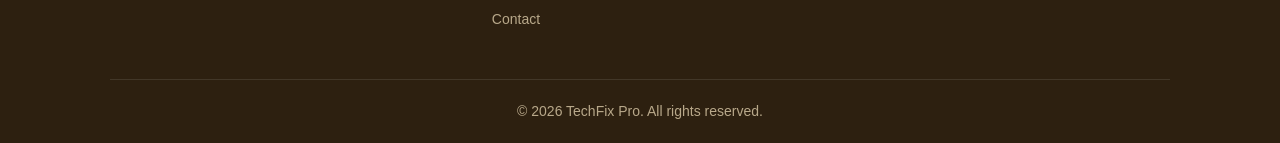
<file: ART277-FINAL-PROJECT/Gallery.html>
<!DOCTYPE html>
<html lang="en">

<head>
    <meta charset="UTF-8">
    <meta name="viewport" content="width=device-width, initial-scale=1.0">
    <title>Gallery - TechFix Pro</title>
    <link rel="stylesheet" href="style.css">
</head>

<body>

    <nav class="navbar">
        <div class="container nav-container">
            <a href="index.html" class="logo">&#9881; TechFix Pro</a>
            <ul class="nav-links">
                <li><a href="index.html">Home</a></li>
                <li><a href="about.html">About</a></li>
                <li><a href="services.html">Services</a></li>
                <li><a href="blog.html">Blog</a></li>
                <li><a href="gallery.html">Gallery</a></li>
                <li><a href="contact.html">Contact</a></li>
            </ul>
        </div>
    </nav>

    <header class="page-header">
        <div class="container">
            <h1>Our Gallery</h1>
            <p>A look inside our workshop and repairs.</p>
        </div>
    </header>

    <section class="section">
        <div class="container">
            <div class="gallery-grid">
                <div class="gallery-item wide">
                    <img src="img/sas.jpeg" alt="Main workshop">
                </div>
                <div class="gallery-item">
                    <img src="img/ae.jpeg" alt="Phone repair">
                </div>
                <div class="gallery-item">
                    <img src="img/mmg.jpeg" alt="Team meeting">
                </div>
                <div class="gallery-item">
                    <img src="img/gg.jpeg" alt="Circuit board">
                </div>
                <div class="gallery-item wide">
                    <img src="img/aear.jpeg" alt="Laptop repair">
                </div>
                <div class="gallery-item">
                    <img src="img/rt.jpeg" alt="Customer service">
                </div>
                <div class="gallery-item">
                    <img src="img/45g.jpeg" alt="Tools">
                </div>
                <div class="gallery-item">
                    <img src="img/ete.jpeg" alt="Tablet repair">
                </div>
                <div class="gallery-item">
                    <img src="img/gb.jpeg" alt="Team photo">
                </div>
            </div>
        </div>
    </section>

    <footer class="footer">
        <div class="container">
            <div class="footer-grid">
                <div class="footer-brand">
                    <h3>&#9881; TechFix Pro</h3>
                    <p>Your trusted partner for all electronic repairs.</p>
                </div>
                <div class="footer-links">
                    <h4>Quick Links</h4>
                    <ul>
                        <li><a href="index.html">Home</a></li>
                        <li><a href="about.html">About</a></li>
                        <li><a href="services.html">Services</a></li>
                        <li><a href="contact.html">Contact</a></li>
                    </ul>
                </div>
                <div class="footer-links">
                    <h4>Resources</h4>
                    <ul>
                        <li><a href="blog.html">Blog</a></li>
                        <li><a href="gallery.html">Gallery</a></li>
                        <li><a href="contact.html">FAQs</a></li>
                    </ul>
                </div>
                <div class="footer-contact">
                    <h4>Contact</h4>
                    <p>123 Tech Street, Innovation City</p>
                    <p>+1 (555) 123-4567</p>
                    <p>hello@techfixpro.com</p>
                </div>
            </div>
            <div class="footer-bottom">
                <p>&copy; 2026 TechFix Pro. All rights reserved.</p>
            </div>
        </div>
    </footer>

</body>

</html>
</file>
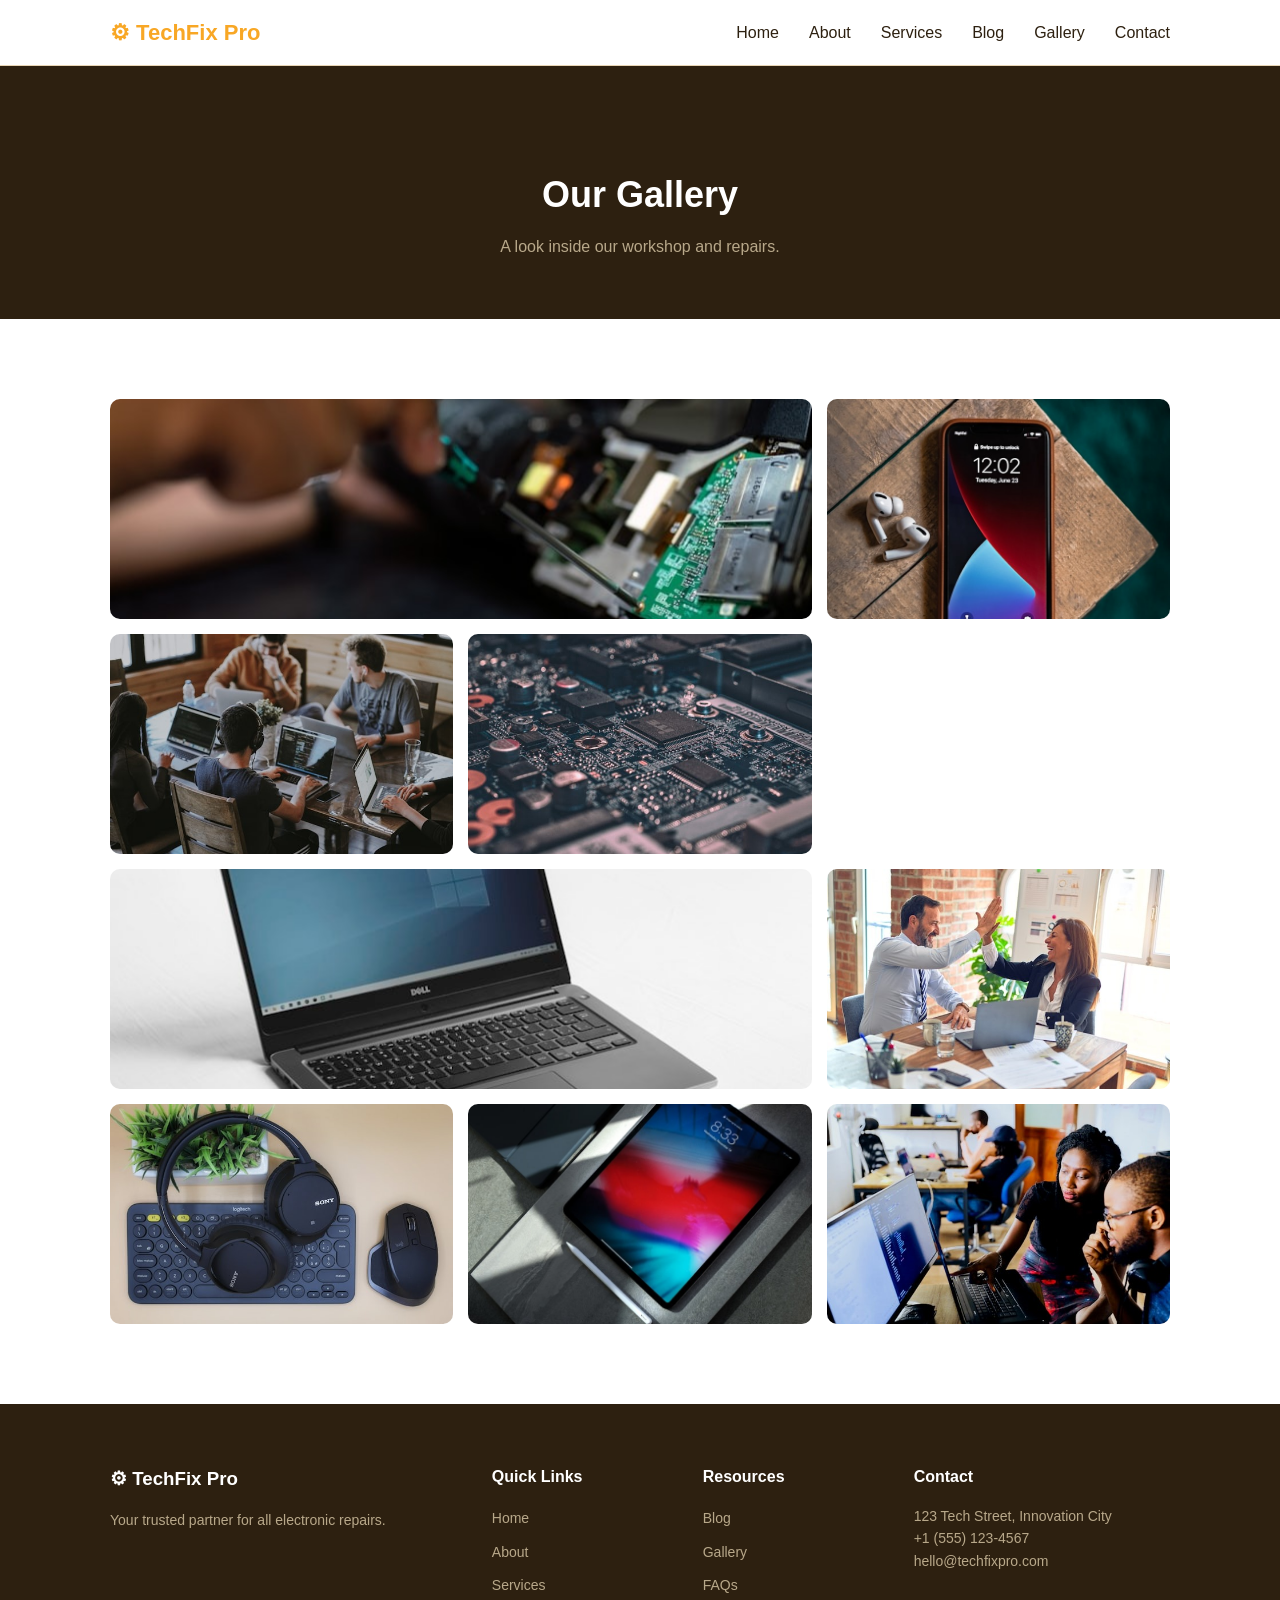
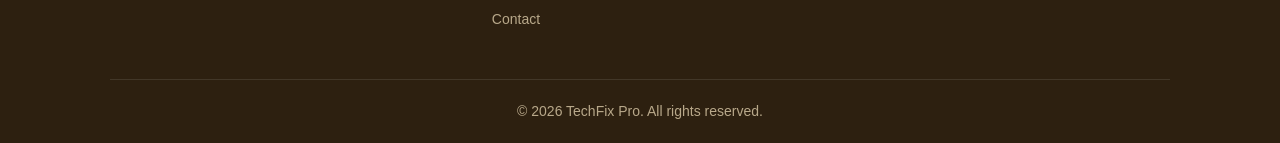
<file: ART277-FINAL-PROJECT/gallery.html>
<!DOCTYPE html>
<html lang="en">

<head>
    <meta charset="UTF-8">
    <meta name="viewport" content="width=device-width, initial-scale=1.0">
    <title>Gallery - TechFix Pro</title>
    <link rel="stylesheet" href="style.css">
</head>

<body>

    <nav class="navbar">
        <div class="container nav-container">
            <a href="index.html" class="logo">&#9881; TechFix Pro</a>
            <ul class="nav-links">
                <li><a href="index.html">Home</a></li>
                <li><a href="about.html">About</a></li>
                <li><a href="services.html">Services</a></li>
                <li><a href="blog.html">Blog</a></li>
                <li><a href="gallery.html">Gallery</a></li>
                <li><a href="contact.html">Contact</a></li>
            </ul>
        </div>
    </nav>

    <header class="page-header">
        <div class="container">
            <h1>Our Gallery</h1>
            <p>A look inside our workshop and repairs.</p>
        </div>
    </header>

    <section class="section">
        <div class="container">
            <div class="gallery-grid">
                <div class="gallery-item wide">
                    <img src="img/sas.jpeg" alt="Main workshop">
                </div>
                <div class="gallery-item">
                    <img src="img/ae.jpeg" alt="Phone repair">
                </div>
                <div class="gallery-item">
                    <img src="img/mmg.jpeg" alt="Team meeting">
                </div>
                <div class="gallery-item">
                    <img src="img/gg.jpeg" alt="Circuit board">
                </div>
                <div class="gallery-item wide">
                    <img src="img/aear.jpeg" alt="Laptop repair">
                </div>
                <div class="gallery-item">
                    <img src="img/rt.jpeg" alt="Customer service">
                </div>
                <div class="gallery-item">
                    <img src="img/45g.jpeg" alt="Tools">
                </div>
                <div class="gallery-item">
                    <img src="img/ete.jpeg" alt="Tablet repair">
                </div>
                <div class="gallery-item">
                    <img src="img/gb.jpeg" alt="Team photo">
                </div>
            </div>
        </div>
    </section>

    <footer class="footer">
        <div class="container">
            <div class="footer-grid">
                <div class="footer-brand">
                    <h3>&#9881; TechFix Pro</h3>
                    <p>Your trusted partner for all electronic repairs.</p>
                </div>
                <div class="footer-links">
                    <h4>Quick Links</h4>
                    <ul>
                        <li><a href="index.html">Home</a></li>
                        <li><a href="about.html">About</a></li>
                        <li><a href="services.html">Services</a></li>
                        <li><a href="contact.html">Contact</a></li>
                    </ul>
                </div>
                <div class="footer-links">
                    <h4>Resources</h4>
                    <ul>
                        <li><a href="blog.html">Blog</a></li>
                        <li><a href="gallery.html">Gallery</a></li>
                        <li><a href="contact.html">FAQs</a></li>
                    </ul>
                </div>
                <div class="footer-contact">
                    <h4>Contact</h4>
                    <p>123 Tech Street, Innovation City</p>
                    <p>+1 (555) 123-4567</p>
                    <p>hello@techfixpro.com</p>
                </div>
            </div>
            <div class="footer-bottom">
                <p>&copy; 2026 TechFix Pro. All rights reserved.</p>
            </div>
        </div>
    </footer>

</body>

</html>
</file>
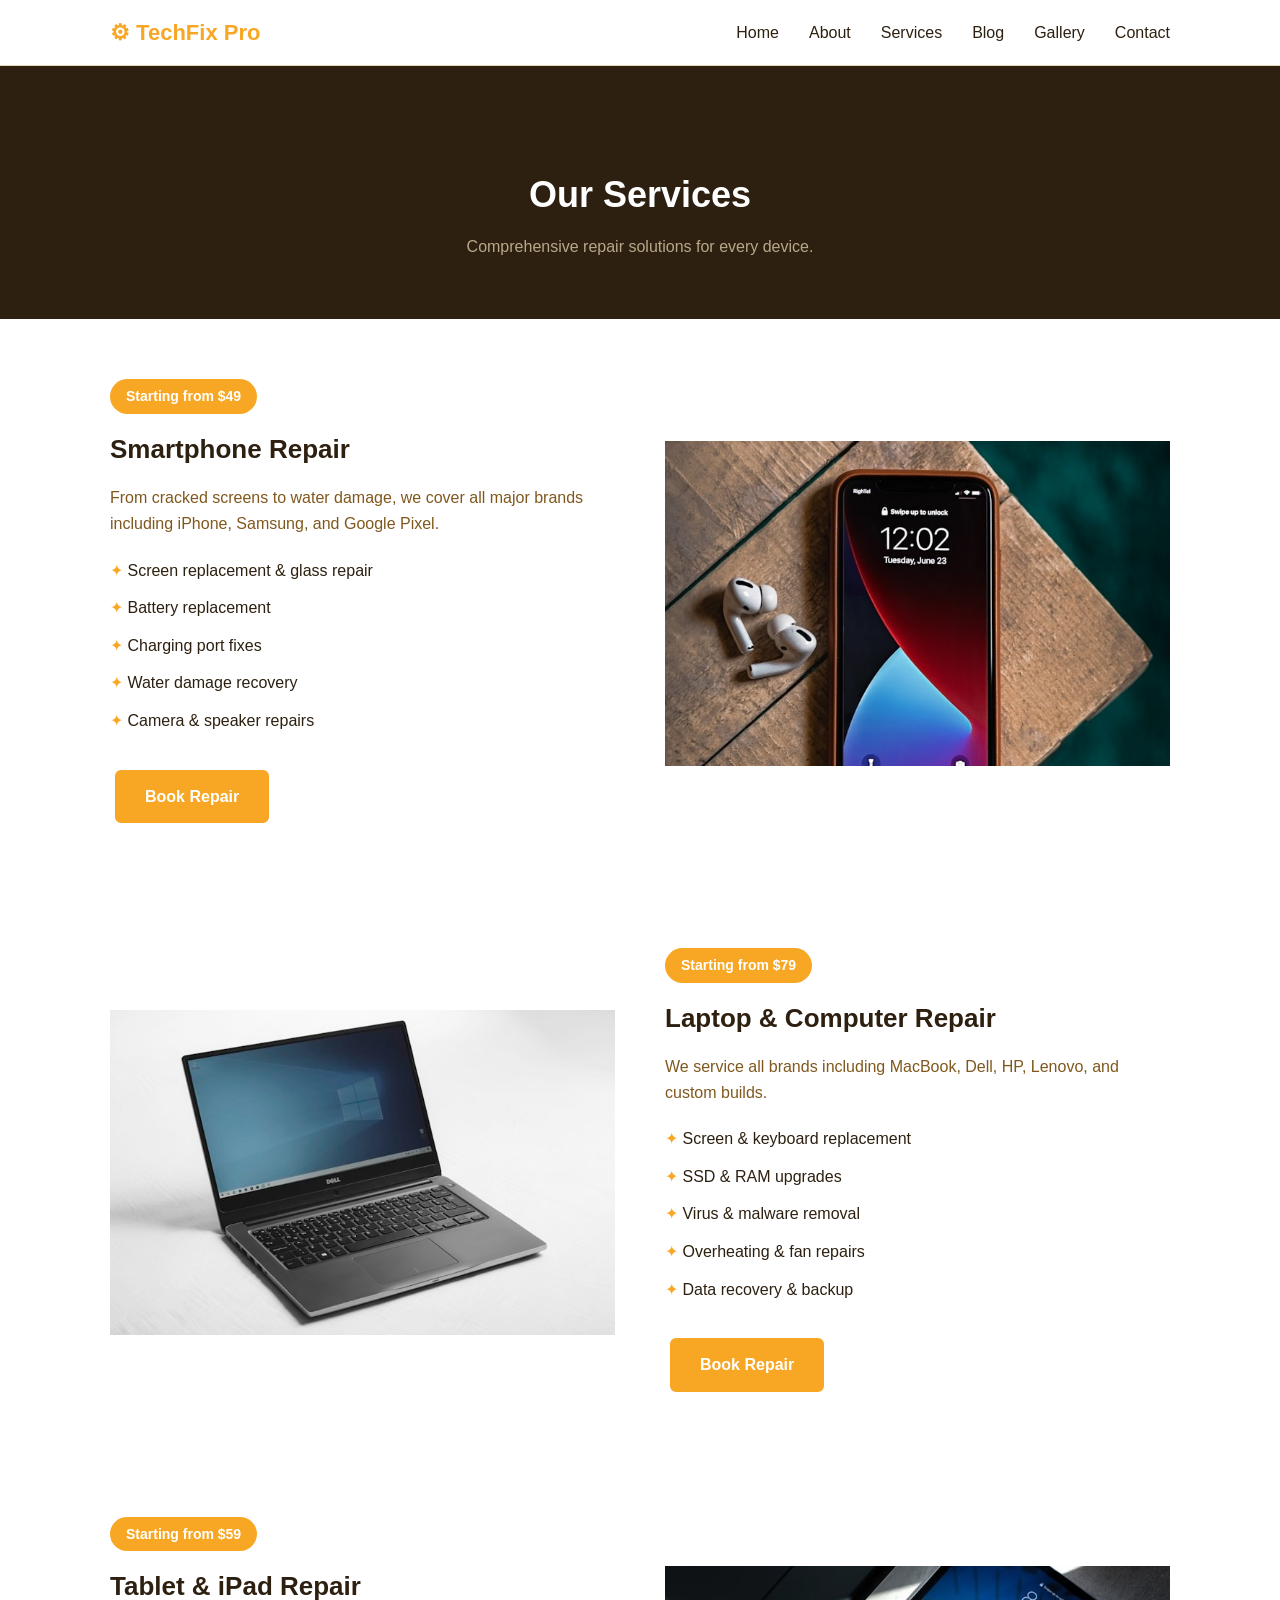
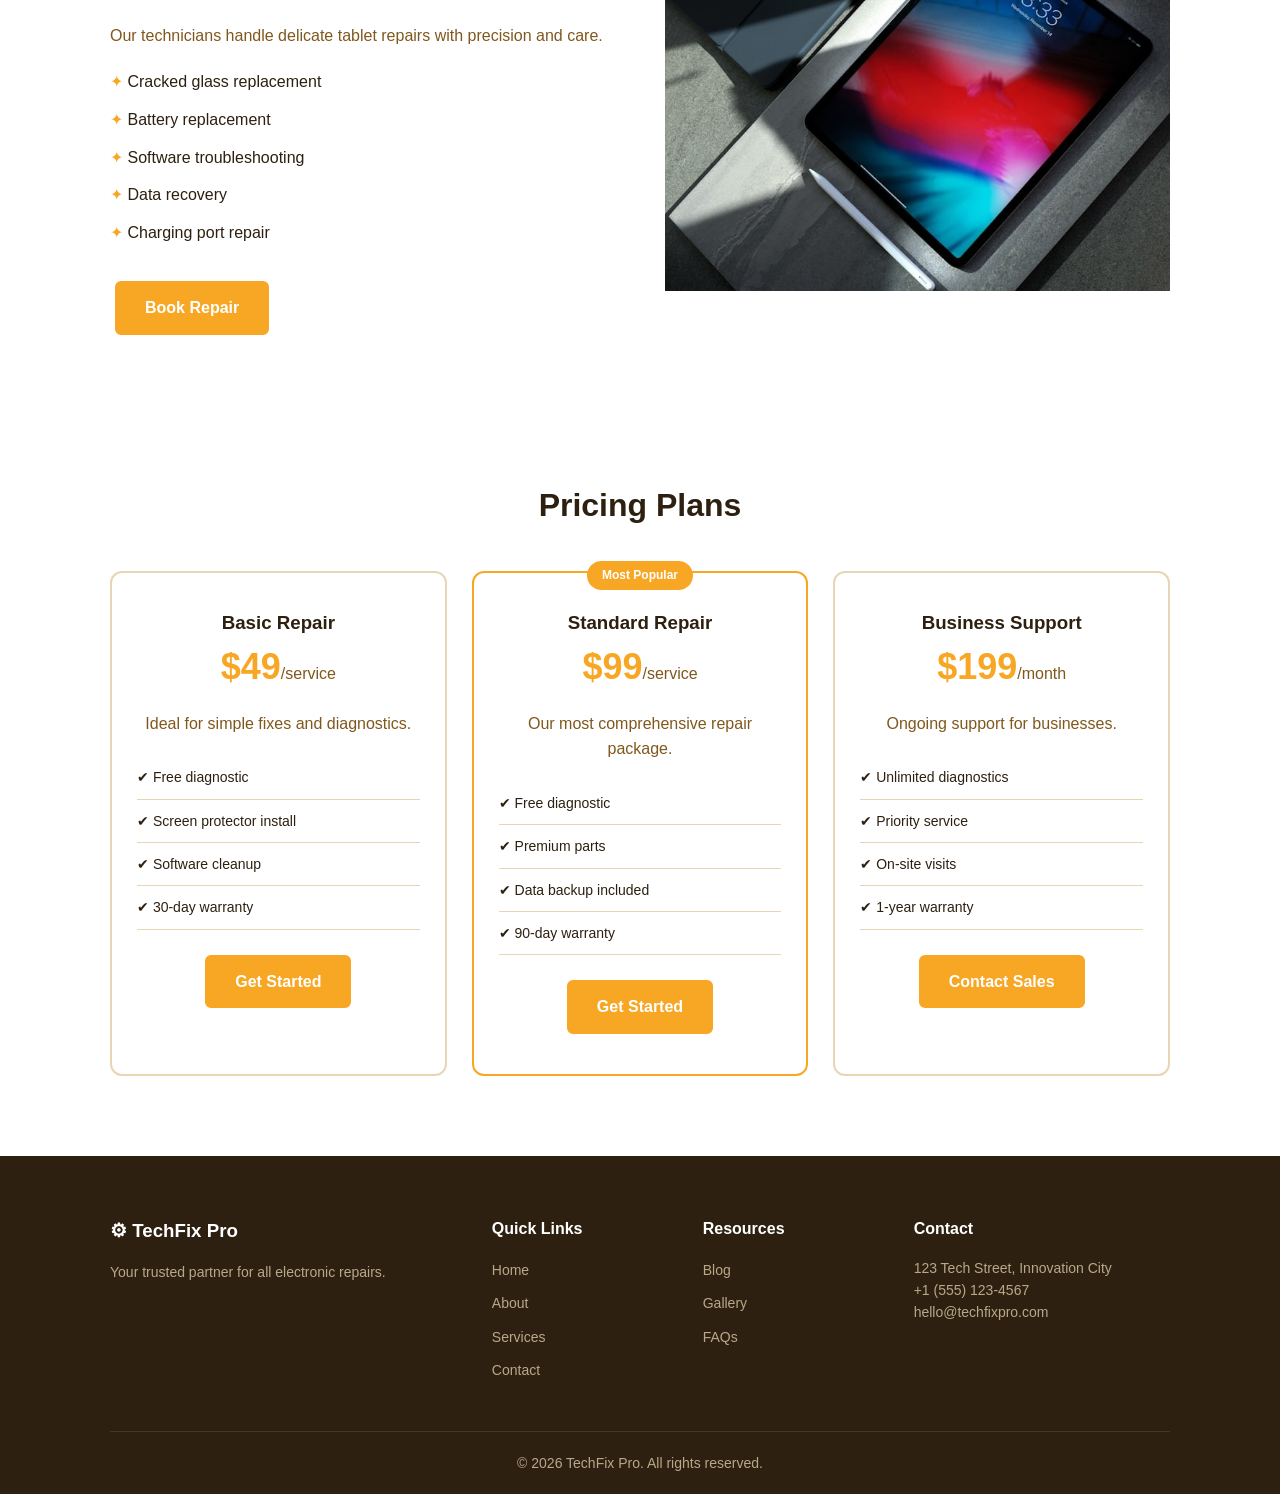
<file: ART277-FINAL-PROJECT/Services.html>
<!DOCTYPE html>
<html lang="en">

<head>
    <meta charset="UTF-8">
    <meta name="viewport" content="width=device-width, initial-scale=1.0">
    <title>Our Services - TechFix Pro</title>
    <link rel="stylesheet" href="style.css">
</head>

<body>

    <nav class="navbar">
        <div class="container nav-container">
            <a href="index.html" class="logo">&#9881; TechFix Pro</a>
            <ul class="nav-links">
                <li><a href="index.html">Home</a></li>
                <li><a href="about.html">About</a></li>
                <li><a href="services.html">Services</a></li>
                <li><a href="blog.html">Blog</a></li>
                <li><a href="gallery.html">Gallery</a></li>
                <li><a href="contact.html">Contact</a></li>
            </ul>
        </div>
    </nav>

    <header class="page-header">
        <div class="container">
            <h1>Our Services</h1>
            <p>Comprehensive repair solutions for every device.</p>
        </div>
    </header>

    <section class="service-detail">
        <div class="container">
            <div class="two-col">
                <div>
                    <span class="price-tag">Starting from $49</span>
                    <h2>Smartphone Repair</h2>
                    <p>From cracked screens to water damage, we cover all major brands including iPhone, Samsung, and
                        Google Pixel.</p>
                    <ul class="detail-list">
                        <li>Screen replacement & glass repair</li>
                        <li>Battery replacement</li>
                        <li>Charging port fixes</li>
                        <li>Water damage recovery</li>
                        <li>Camera & speaker repairs</li>
                    </ul>
                    <a href="contact.html" class="btn">Book Repair</a>
                </div>
                <div>
                    <img src="img/ae.jpeg" alt="Phone repair">
                </div>
            </div>
        </div>
    </section>

    <section class="service-detail">
        <div class="container">
            <div class="two-col">
                <div>
                    <img src="img/aear.jpeg" alt="Laptop repair">
                </div>
                <div>
                    <span class="price-tag">Starting from $79</span>
                    <h2>Laptop & Computer Repair</h2>
                    <p>We service all brands including MacBook, Dell, HP, Lenovo, and custom builds.</p>
                    <ul class="detail-list">
                        <li>Screen & keyboard replacement</li>
                        <li>SSD & RAM upgrades</li>
                        <li>Virus & malware removal</li>
                        <li>Overheating & fan repairs</li>
                        <li>Data recovery & backup</li>
                    </ul>
                    <a href="contact.html" class="btn">Book Repair</a>
                </div>
            </div>
        </div>
    </section>

    <section class="service-detail">
        <div class="container">
            <div class="two-col">
                <div>
                    <span class="price-tag">Starting from $59</span>
                    <h2>Tablet & iPad Repair</h2>
                    <p>Our technicians handle delicate tablet repairs with precision and care.</p>
                    <ul class="detail-list">
                        <li>Cracked glass replacement</li>
                        <li>Battery replacement</li>
                        <li>Software troubleshooting</li>
                        <li>Data recovery</li>
                        <li>Charging port repair</li>
                    </ul>
                    <a href="contact.html" class="btn">Book Repair</a>
                </div>
                <div>
                    <img src="img/ete.jpeg" alt="Tablet repair">
                </div>
            </div>
        </div>
    </section>

    <section class="section" style="background: var(--light-gray);">
        <div class="container">
            <h2 class="section-title">Pricing Plans</h2>
            <div class="pricing-grid">
                <div class="pricing-card">
                    <h3>Basic Repair</h3>
                    <div class="price">$49<span>/service</span></div>
                    <p style="color: var(--gray); margin: 15px 0;">Ideal for simple fixes and diagnostics.</p>
                    <ul class="pricing-features">
                        <li>&#10004; Free diagnostic</li>
                        <li>&#10004; Screen protector install</li>
                        <li>&#10004; Software cleanup</li>
                        <li>&#10004; 30-day warranty</li>
                    </ul>
                    <a href="contact.html" class="btn">Get Started</a>
                </div>
                <div class="pricing-card featured">
                    <span class="featured-badge">Most Popular</span>
                    <h3>Standard Repair</h3>
                    <div class="price">$99<span>/service</span></div>
                    <p style="color: var(--gray); margin: 15px 0;">Our most comprehensive repair package.</p>
                    <ul class="pricing-features">
                        <li>&#10004; Free diagnostic</li>
                        <li>&#10004; Premium parts</li>
                        <li>&#10004; Data backup included</li>
                        <li>&#10004; 90-day warranty</li>
                    </ul>
                    <a href="contact.html" class="btn">Get Started</a>
                </div>
                <div class="pricing-card">
                    <h3>Business Support</h3>
                    <div class="price">$199<span>/month</span></div>
                    <p style="color: var(--gray); margin: 15px 0;">Ongoing support for businesses.</p>
                    <ul class="pricing-features">
                        <li>&#10004; Unlimited diagnostics</li>
                        <li>&#10004; Priority service</li>
                        <li>&#10004; On-site visits</li>
                        <li>&#10004; 1-year warranty</li>
                    </ul>
                    <a href="contact.html" class="btn">Contact Sales</a>
                </div>
            </div>
        </div>
    </section>

    <footer class="footer">
        <div class="container">
            <div class="footer-grid">
                <div class="footer-brand">
                    <h3>&#9881; TechFix Pro</h3>
                    <p>Your trusted partner for all electronic repairs.</p>
                </div>
                <div class="footer-links">
                    <h4>Quick Links</h4>
                    <ul>
                        <li><a href="index.html">Home</a></li>
                        <li><a href="about.html">About</a></li>
                        <li><a href="services.html">Services</a></li>
                        <li><a href="contact.html">Contact</a></li>
                    </ul>
                </div>
                <div class="footer-links">
                    <h4>Resources</h4>
                    <ul>
                        <li><a href="blog.html">Blog</a></li>
                        <li><a href="gallery.html">Gallery</a></li>
                        <li><a href="contact.html">FAQs</a></li>
                    </ul>
                </div>
                <div class="footer-contact">
                    <h4>Contact</h4>
                    <p>123 Tech Street, Innovation City</p>
                    <p>+1 (555) 123-4567</p>
                    <p>hello@techfixpro.com</p>
                </div>
            </div>
            <div class="footer-bottom">
                <p>&copy; 2026 TechFix Pro. All rights reserved.</p>
            </div>
        </div>
    </footer>

</body>

</html>
</file>
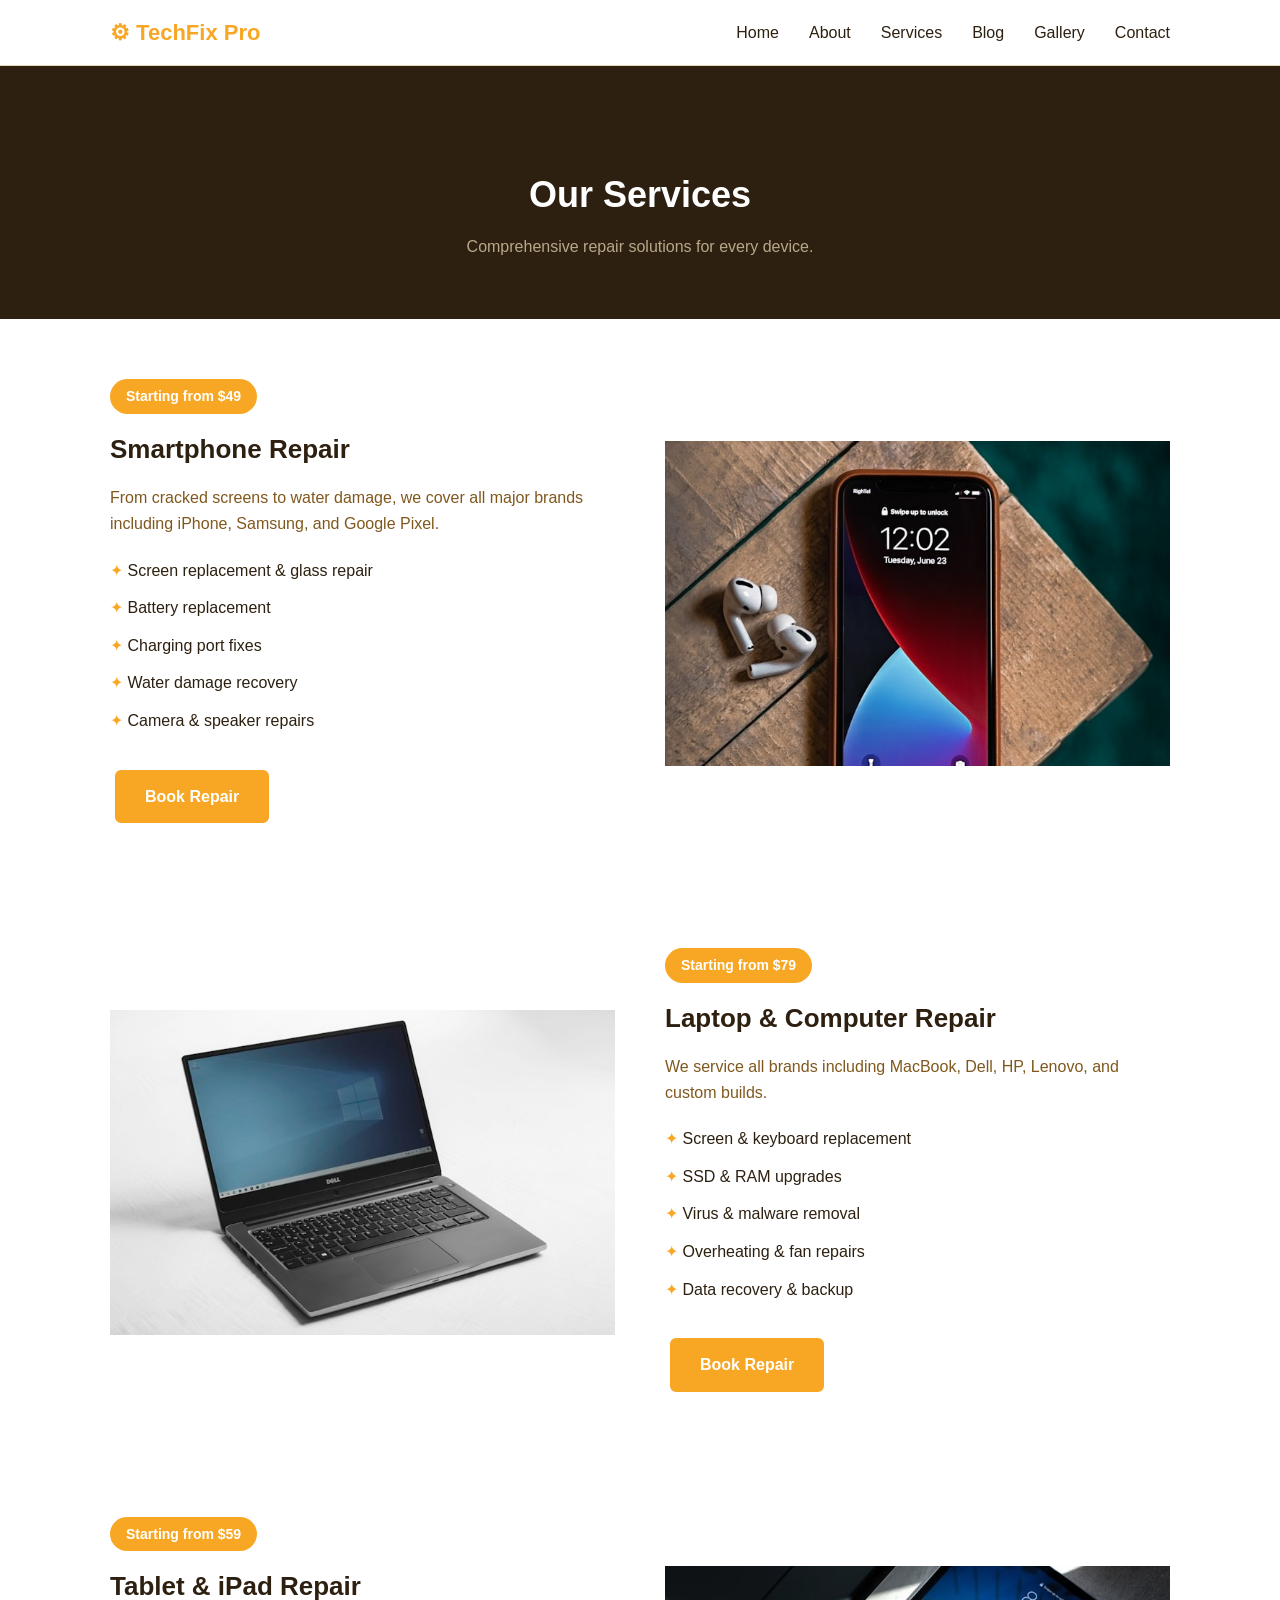
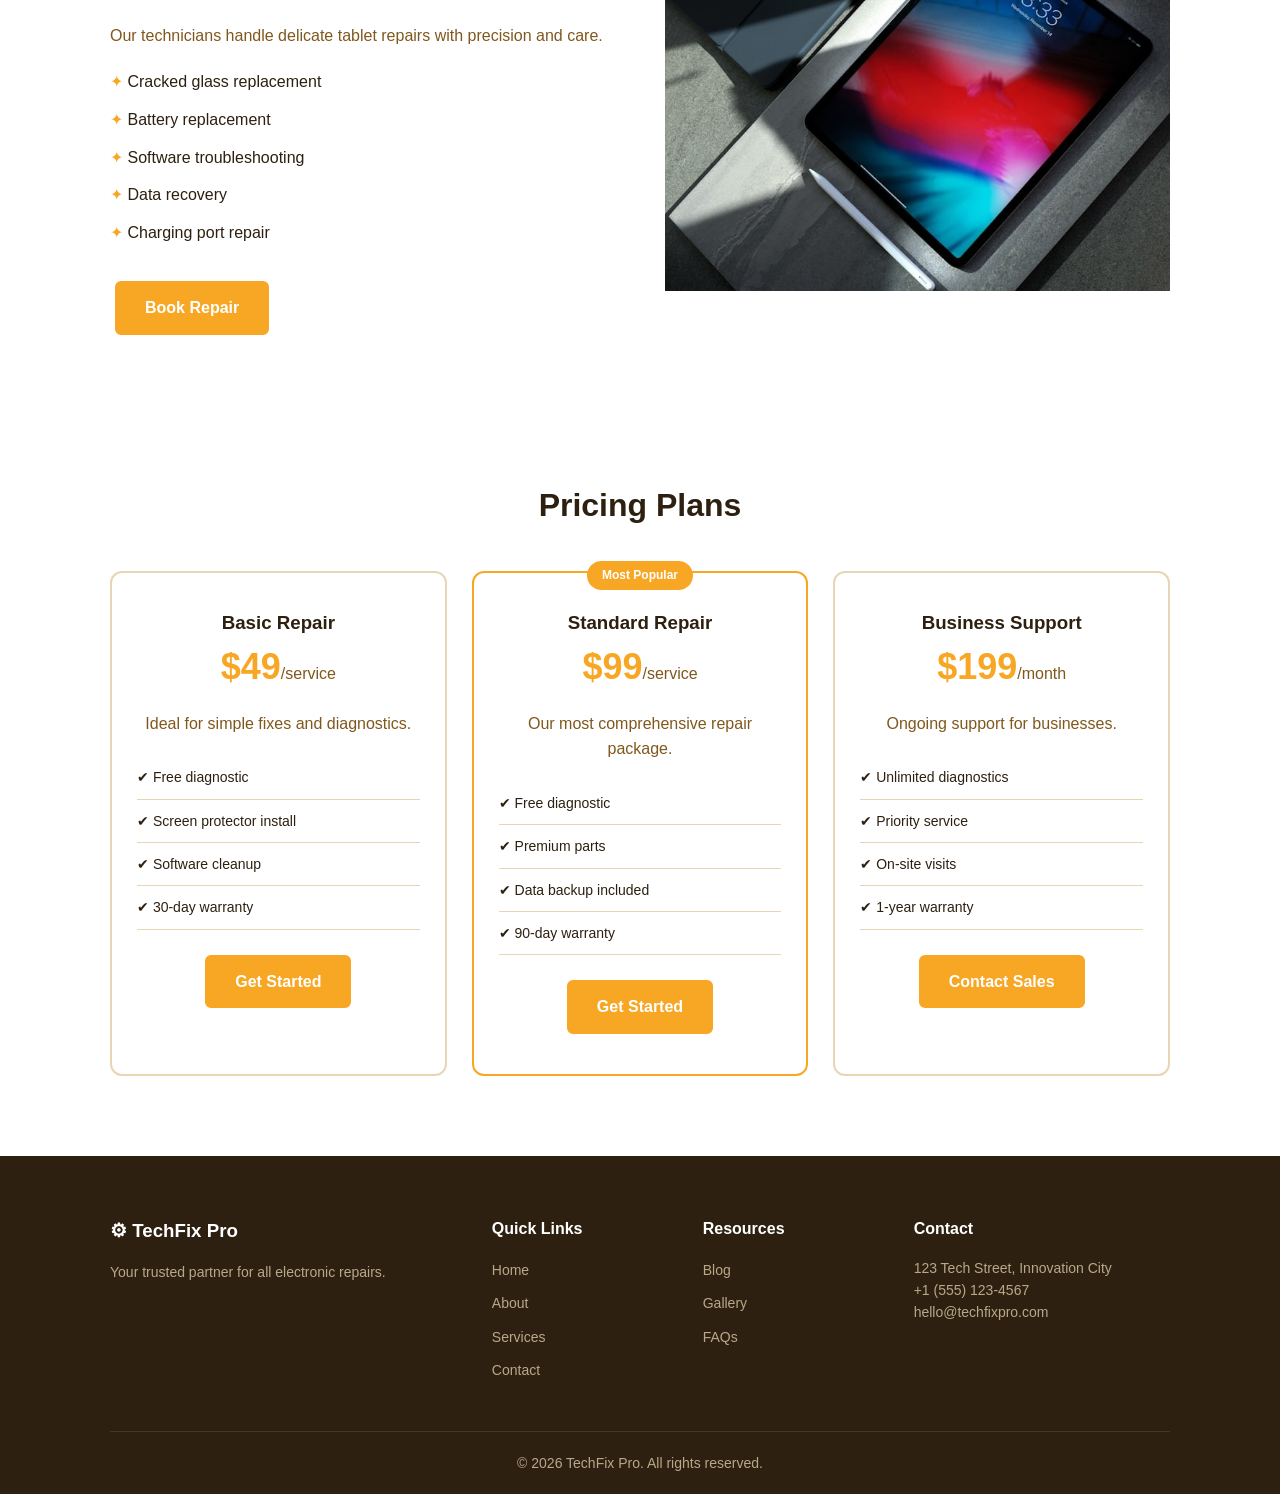
<file: ART277-FINAL-PROJECT/services.html>
<!DOCTYPE html>
<html lang="en">

<head>
    <meta charset="UTF-8">
    <meta name="viewport" content="width=device-width, initial-scale=1.0">
    <title>Our Services - TechFix Pro</title>
    <link rel="stylesheet" href="style.css">
</head>

<body>

    <nav class="navbar">
        <div class="container nav-container">
            <a href="index.html" class="logo">&#9881; TechFix Pro</a>
            <ul class="nav-links">
                <li><a href="index.html">Home</a></li>
                <li><a href="about.html">About</a></li>
                <li><a href="services.html">Services</a></li>
                <li><a href="blog.html">Blog</a></li>
                <li><a href="gallery.html">Gallery</a></li>
                <li><a href="contact.html">Contact</a></li>
            </ul>
        </div>
    </nav>

    <header class="page-header">
        <div class="container">
            <h1>Our Services</h1>
            <p>Comprehensive repair solutions for every device.</p>
        </div>
    </header>

    <section class="service-detail">
        <div class="container">
            <div class="two-col">
                <div>
                    <span class="price-tag">Starting from $49</span>
                    <h2>Smartphone Repair</h2>
                    <p>From cracked screens to water damage, we cover all major brands including iPhone, Samsung, and
                        Google Pixel.</p>
                    <ul class="detail-list">
                        <li>Screen replacement & glass repair</li>
                        <li>Battery replacement</li>
                        <li>Charging port fixes</li>
                        <li>Water damage recovery</li>
                        <li>Camera & speaker repairs</li>
                    </ul>
                    <a href="contact.html" class="btn">Book Repair</a>
                </div>
                <div>
                    <img src="img/ae.jpeg" alt="Phone repair">
                </div>
            </div>
        </div>
    </section>

    <section class="service-detail">
        <div class="container">
            <div class="two-col">
                <div>
                    <img src="img/aear.jpeg" alt="Laptop repair">
                </div>
                <div>
                    <span class="price-tag">Starting from $79</span>
                    <h2>Laptop & Computer Repair</h2>
                    <p>We service all brands including MacBook, Dell, HP, Lenovo, and custom builds.</p>
                    <ul class="detail-list">
                        <li>Screen & keyboard replacement</li>
                        <li>SSD & RAM upgrades</li>
                        <li>Virus & malware removal</li>
                        <li>Overheating & fan repairs</li>
                        <li>Data recovery & backup</li>
                    </ul>
                    <a href="contact.html" class="btn">Book Repair</a>
                </div>
            </div>
        </div>
    </section>

    <section class="service-detail">
        <div class="container">
            <div class="two-col">
                <div>
                    <span class="price-tag">Starting from $59</span>
                    <h2>Tablet & iPad Repair</h2>
                    <p>Our technicians handle delicate tablet repairs with precision and care.</p>
                    <ul class="detail-list">
                        <li>Cracked glass replacement</li>
                        <li>Battery replacement</li>
                        <li>Software troubleshooting</li>
                        <li>Data recovery</li>
                        <li>Charging port repair</li>
                    </ul>
                    <a href="contact.html" class="btn">Book Repair</a>
                </div>
                <div>
                    <img src="img/ete.jpeg" alt="Tablet repair">
                </div>
            </div>
        </div>
    </section>

    <section class="section" style="background: var(--light-gray);">
        <div class="container">
            <h2 class="section-title">Pricing Plans</h2>
            <div class="pricing-grid">
                <div class="pricing-card">
                    <h3>Basic Repair</h3>
                    <div class="price">$49<span>/service</span></div>
                    <p style="color: var(--gray); margin: 15px 0;">Ideal for simple fixes and diagnostics.</p>
                    <ul class="pricing-features">
                        <li>&#10004; Free diagnostic</li>
                        <li>&#10004; Screen protector install</li>
                        <li>&#10004; Software cleanup</li>
                        <li>&#10004; 30-day warranty</li>
                    </ul>
                    <a href="contact.html" class="btn">Get Started</a>
                </div>
                <div class="pricing-card featured">
                    <span class="featured-badge">Most Popular</span>
                    <h3>Standard Repair</h3>
                    <div class="price">$99<span>/service</span></div>
                    <p style="color: var(--gray); margin: 15px 0;">Our most comprehensive repair package.</p>
                    <ul class="pricing-features">
                        <li>&#10004; Free diagnostic</li>
                        <li>&#10004; Premium parts</li>
                        <li>&#10004; Data backup included</li>
                        <li>&#10004; 90-day warranty</li>
                    </ul>
                    <a href="contact.html" class="btn">Get Started</a>
                </div>
                <div class="pricing-card">
                    <h3>Business Support</h3>
                    <div class="price">$199<span>/month</span></div>
                    <p style="color: var(--gray); margin: 15px 0;">Ongoing support for businesses.</p>
                    <ul class="pricing-features">
                        <li>&#10004; Unlimited diagnostics</li>
                        <li>&#10004; Priority service</li>
                        <li>&#10004; On-site visits</li>
                        <li>&#10004; 1-year warranty</li>
                    </ul>
                    <a href="contact.html" class="btn">Contact Sales</a>
                </div>
            </div>
        </div>
    </section>

    <footer class="footer">
        <div class="container">
            <div class="footer-grid">
                <div class="footer-brand">
                    <h3>&#9881; TechFix Pro</h3>
                    <p>Your trusted partner for all electronic repairs.</p>
                </div>
                <div class="footer-links">
                    <h4>Quick Links</h4>
                    <ul>
                        <li><a href="index.html">Home</a></li>
                        <li><a href="about.html">About</a></li>
                        <li><a href="services.html">Services</a></li>
                        <li><a href="contact.html">Contact</a></li>
                    </ul>
                </div>
                <div class="footer-links">
                    <h4>Resources</h4>
                    <ul>
                        <li><a href="blog.html">Blog</a></li>
                        <li><a href="gallery.html">Gallery</a></li>
                        <li><a href="contact.html">FAQs</a></li>
                    </ul>
                </div>
                <div class="footer-contact">
                    <h4>Contact</h4>
                    <p>123 Tech Street, Innovation City</p>
                    <p>+1 (555) 123-4567</p>
                    <p>hello@techfixpro.com</p>
                </div>
            </div>
            <div class="footer-bottom">
                <p>&copy; 2026 TechFix Pro. All rights reserved.</p>
            </div>
        </div>
    </footer>

</body>

</html>
</file>
<file: ART277-FINAL-PROJECT/style.css>
/* CSS Variables */
:root {
    --primary: #F8A725;
    --Primary-dark: #c68623;
    --dark: #2d2010;
    --gray: #80581D;
    --Light-gray: #f5f0e8;
    --white: #ffffff;
    --border: #e8d5b5;
}

/* Base Style */
* {
    margin: 0;
    padding: 0;
    box-sizing: border-box;
}

body {
    font-family: 'Segoe UI', Tahoma, Geneva, Verdana, sans-serif;
    color: var(--dark);
    line-height: 1.6;

}

img {
    max-width: 100%;
    display: block;

}

a {
    text-decoration: none;
    color: inherit;

}

/* Containers */
.container {
    max-width: 1100px;
    margin: 0 auto;
    padding: 0 20px;

}

/* Buttons */
.btn {
    display: inline-block;
    padding: 12px 28px;
    background: var(--primary);
    color: var(--white);
    border-radius: 6px;
    font-weight: 600;
    border: 2px solid var(--primary);
    margin: 5px;
}

.btn:hover {
    background: var(--Primary-dark);
    border-color: var(--Primary-dark);

}

.btn-outline {
    background: transparent;
    color: var(--white);
    border: 2px solid var(--white);

}

.btn-outline:hover {
    background: var(--white);
    color: var(--dark);


}

/* Navigation */
.navbar {
    background: var(--white);
    border-bottom: 1px solid var(--border);
    padding: 15px 0;
}

.nav-container {
    display: flex;
    justify-content: space-between;
    align-items: center;
}

.logo {
    font-size: 22px;
    font-weight: 800;
    color: var(--primary);
}

.nav-links {
    list-style: none;
    display: flex;
    gap: 30px;
}

.nav-links a {

    font-weight: 500;
    color: var(--dark);
}

.nav-links a:hover {
    color: var(--primary);
}

/* Hero Section */
.hero {
    background: linear-gradient(135deg, var(--dark) 0%, var(--gray) 100%);
    color: var(--white);
    padding: 100px 20px;
    text-align: center;
}

.hero h1 {
    font-size: 42px;
    margin-bottom: 15px;
}

.hero p {
    font-size: 18px;
    margin-bottom: 30px;
    max-width: 600px;
    margin: 0 auto 30px;
    opacity: 0.9;

}

/* Section */
section {
    padding: 80px 0px;


}

.section-title {
    text-align: center;
    margin-bottom: 10px;
    font-size: 32px;
}

.section-subtitle {
    text-align: center;
    margin-bottom: 50px;

    color: var(--gray);
}

/* Card Grid */
.card-grid {
    display: grid;
    gap: 25px;
}

.three-col {
    grid-template-columns: repeat(3, 1fr);
}

.two-col {
    grid-template-columns: repeat(2, 1fr);
}

/* ----- Cards ----- */

.card {
    background: var(--white);
    border: 1px solid var(--border);
    border-radius: 12px;
    padding: 30px;
    text-align: center;
}

.card:hover {
    box-shadow: 0 5px 20px rgba(45, 32, 16, 0.1);
}

.card-icon {
    font-size: 40px;
    margin-bottom: 15px;
}

.card h3 {
    font-size: 20px;
    margin-bottom: 10px;
}

.card p {
    color: var(--gray);
}

/* ----- News Cards ----- */

.news-card {
    padding: 0;
    overflow: hidden;
    text-align: left;
}

.news-card img {
    width: 100%;
    height: 200px;
    object-fit: cover;
}

.card-body {
    padding: 20px;
}

.tag {
    display: inline-block;
    background: var(--primary);
    color: var(--white);
    padding: 4px 12px;
    border-radius: 20px;
    font-size: 12px;
    font-weight: 600;
    text-transform: uppercase;
}

.card-body h3 {
    margin: 10px 0;
}

.card-body a {
    color: var(--primary);
    font-weight: 600;
}

/* ----- About Section ----- */

.about-section {
    background: var(--light-gray);
}

.two-col {
    display: grid;
    grid-template-columns: 1fr 1fr;
    gap: 50px;
    align-items: center;
}

.about-text h2 {
    font-size: 32px;
    margin-bottom: 15px;
}

.about-text p {
    color: var(--gray);
    margin-bottom: 15px;
}

.feature-list {
    list-style: none;
    margin: 20px 0;
}

.feature-list li {
    padding: 8px 0;
    color: var(--dark);
}

.about-image img {
    border-radius: 12px;
    box-shadow: 0 10px 30px rgba(0, 0, 0, 0.1);
}

/* ---- Newsletter ---- */
.newsletter {
    background: var(--primary);
    color: var(--white);
    text-align: center;
    padding: 60px 20px;
}

.newsletter h2 {
    font-size: 28px;
    margin-bottom: 10px;
}

.newsletter p {
    margin-bottom: 25px;
    opacity: 0.9;
}

.newsletter form {
    display: flex;
    justify-content: center;
    gap: 10px;
    flex-wrap: wrap;
}

.newsletter input {
    padding: 12px 20px;
    border: none;
    border-radius: 6px;
    width: 300px;
    font-size: 16px;
}

/* ---- Testimonials ---- */
.testimonials {
    background: var(--light-gray);
}

.testimonial-card {
    text-align: left;
}

.quote {
    font-style: italic;
    color: var(--dark);
    margin-bottom: 15px;
}

.quote {}

.author {
    font-weight: 700;
    color: var(--primary-dark);
}

/* ---- Clients ---- */
.clients {
    text-align: center;
}

.client-logos {
    display: flex;
    justify-content: center;
    gap: 40px;
    flex-wrap: wrap;
    margin-top: 30px;
}

.client-logos span {
    font-size: 18px;
    font-weight: 700;
    color: var(--gray);
    opacity: 0.6;
}

/* ---- Footer ---- */
.footer {
    background: var(--dark);
    color: var(--white);
    padding: 60px 0 20px;
}

.footer-grid {
    display: grid;
    grid-template-columns: 2fr 1fr 1fr 1.5fr;
    gap: 40px;
    margin-bottom: 40px;
}

.footer h3,
.footer h4 {
    margin-bottom: 15px;
}

.footer p {
    color: #b8a88a;
    font-size: 14px;
}

.footer-links ul {
    list-style: none;
}

.footer-links li {
    margin-bottom: 8px;
}

.footer-links a {
    color: #b8a88a;
    font-size: 14px;
}

.footer-links a:hover {
    color: var(--primary);
}

.footer-bottom {
    border-top: 1px solid rgba(255, 255, 255, 0.1);
    padding-top: 20px;
}

.footer-grid {
    display: grid;
    grid-template-columns: 2fr 1fr 1fr 1.5fr;
    gap: 40px;
    margin-bottom: 40px;
}

.footer h3,
.footer h4 {
    margin-bottom: 15px;
}

.footer p {
    color: #b8a88a;
    font-size: 14px;
}

.footer-links ul {
    list-style: none;
}

.footer-links li {
    margin-bottom: 8px;
}

.footer-links a {
    color: #b8a88a;
    font-size: 14px;
}

.footer-links a:hover {
    color: var(--primary);
}

.footer-bottom {
    border-top: 1px solid rgba(255, 255, 255, 0.1);
    padding-top: 20px;
}


.footer-bottom {
    border-top: 1px solid rgba(255, 255, 255, 0.1);
    padding-top: 20px;
    text-align: center;
}

/* ---- Page Header (for inner pages) ---- */
.page-header {
    background: var(--dark);
    color: var(--white);
    text-align: center;
    padding: 100px 20px 60px;
}

.page-header h1 {
    font-size: 36px;
    margin-bottom: 10px;
}

.page-header p {
    color: #b8a88a;
}

/* ---- Services Page ---- */
.service-detail {
    padding: 60px 0;
}

.service-detail:nth-child(even) {
    background: var(--light-gray);
}

.service-detail h2 {
    font-size: 26px;

    margin-bottom: 15px
}

.service-detail p {
    color: var(--gray);
    margin-bottom: 15px;
}

.detail-list {
    list-style: none;
    margin: 15px 0 25px;
}

.detail-list li {
    padding: 6px 0;
    color: var(--dark);
}

.detail-list li::before {
    content: "✦  ";
    color: var(--primary);
}

.price-tag {
    display: inline-block;
    background: var(--primary);
    color: var(--white);
    padding: 6px 16px;
    border-radius: 20px;
    font-weight: 700;
    font-size: 14px;
    margin-bottom: 15px;
}

/* ---- Pricing Cards ---- */
.pricing-grid {
    display: grid;
    grid-template-columns: repeat(3, 1fr);
    gap: 25px;
    margin-top: 40px;
}

.pricing-card {
    background: var(--white);
    border: 2px solid var(--border);
    border-radius: 12px;
    padding: 35px 25px;
    text-align: center;
}

.pricing-card.featured {
    border-color: var(--primary);
    position: relative;
}

.featured-badge {
    position: absolute;
    top: -12px;
    left: 50%;
    transform: translateX(-50%);
    background: var(--primary);
    color: var(--white);
    padding: 5px 15px;
    border-radius: 20px;
    font-size: 12px;
    font-weight: 700;
}

.pricing-card .price {
    font-size: 36px;
    font-weight: 800;
    color: var(--primary);
}

.pricing-card .price span {
    font-size: 16px;
    color: var(--gray);
    font-weight: 400;
}

.pricing-features {
    list-style: none;
    text-align: left;
    margin: 20px 0;
}

.pricing-features li {
    padding: 10px 0;
    border-bottom: 1px solid var(--border);
    font-size: 14px;
}

/* ---- Blog Page ---- */
.blog-grid {
    display: grid;
    grid-template-columns: 2fr 1fr;
    gap: 40px;
}

.blog-posts {
    display: grid;
    gap: 30px;
}

.blog-post {
    display: grid;
    grid-template-columns: 1fr 2fr;
    gap: 20px;
    background: var(--white);
    border: 1px solid var(--border);
    border-radius: 12px;
    overflow: hidden;
}

.blog-post img {
    width: 100%;
    height: 100%;
    object-fit: cover;
}

.blog-post-content {
    padding: 20px;
}

.sidebar {
    background: var(--white);
    border: 1px solid var(--border);
    border-radius: 12px;
    padding: 25px;
    height: fit-content;
}

.sidebar h3 {
    margin-bottom: 15px;
    padding-bottom: 10px;
}

.sidebar h3 {
    color: var(--primary);
}

.sidebar ul {
    list-style: none;
}

.sidebar li {
    padding: 8px 0;
    border-bottom: 1px solid var(--light-gray);
}

.sidebar a {
    color: var(--gray);
    font-size: 14px;
}

.sidebar a:hover {
    color: var(--primary);
}

/* ---- Gallery Page ---- */
.gallery-grid {
    display: grid;
    grid-template-columns: repeat(3, 1fr);
    gap: 15px;
}

.gallery-item {
    border-radius: 10px;
    overflow: hidden;
}

.gallery-item img {
    width: 100%;
    height: 220px;
    object-fit: cover;
}

.gallery-item.wide {
    grid-column: span 2;
}

/* ---- Contact Page ---- */
.contact-grid {
    display: grid;
    grid-template-columns: 1fr 1.3fr;
    gap: 40px;
}

.contact-info-box {
    background: var(--white);
    border: 1px solid var(--border);
    border-radius: 12px;
    padding: 25px;
    margin-bottom: 20px;
}

.contact-info-box h3 {
    margin-bottom: 10px;
    color: var(--primary);
}

.contact-form {
    background: var(--white);
    border: 1px solid var(--border);
    border-radius: 12px;
    padding: 35px;
}

.form-group {
    margin-bottom: 20px;
}

.form-group label {
    display: block;
    margin-bottom: 6px;
    font-weight: 600;
    font-size: 14px;
}

.form-group input,
.form-group textarea,
.form-group select {
    width: 100%;
    padding: 12px;
    border: 1px solid var(--border);
    border-radius: 6px;
    font-size: 15px;
    font-family: inherit;
}

.form-group textarea {
    min-height: 120px;
    resize: vertical;
}

.form-row {
    display: grid;
    grid-template-columns: 1fr 1fr;
    gap: 15px;
}

/* ---- FAQ ---- */
.faq-item {
    background: var(--light-gray);
    border-radius: 10px;
    margin-bottom: 15px;
    padding: 20px;
}

/* ---- FAQ ---- */
.faq-item {
    background: var(--light-gray);
    border-radius: 10px;
    margin-bottom: 15px;
    padding: 20px;
}

.faq-item h3 {
    font-size: 16px;
    margin-bottom: 10px;
    color: var(--dark);
}

.faq-item p {
    color: var(--gray);
    font-size: 14px;
}

/* =============================================
   Responsive Design (Mobile)
   ============================================= */

@media (max-width: 768px) {
    .nav-links {
        display: none;
    }

    .hero h1 {
        font-size: 28px;
    }

    .three-col,
    .two-col,
    .pricing-grid,
    .gallery-grid,
    .blog-grid,
    .contact-grid,
    .footer-grid {
        grid-template-columns: 1fr;
    }

    .blog-post {
        grid-template-columns: 1fr;
    }

    .newsletter form {
        flex-direction: column;
        align-items: center;
    }

    .newsletter input {
        width: 100%;
        max-width: 300px;
    }

    .client-logos {
        gap: 20px;
    }

    .form-row {
        grid-template-columns: 1fr;
    }
}
</file>
